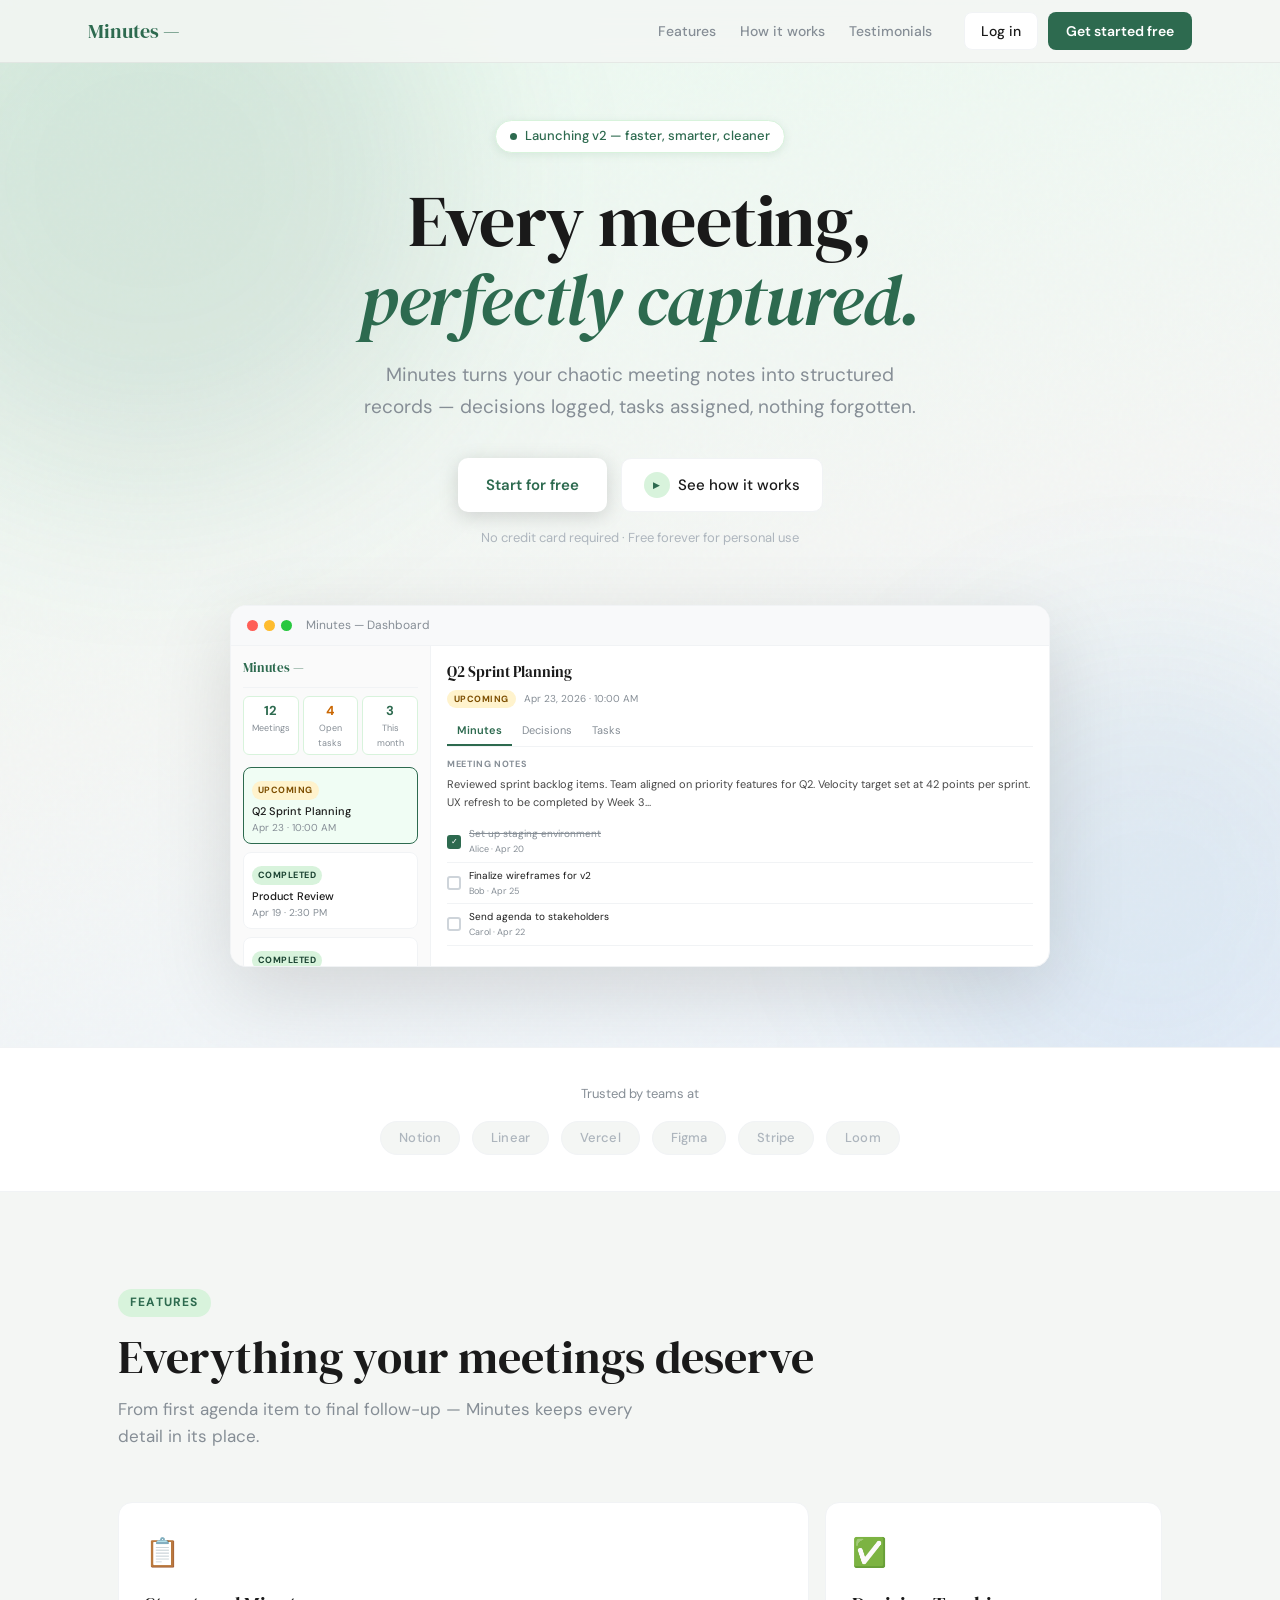
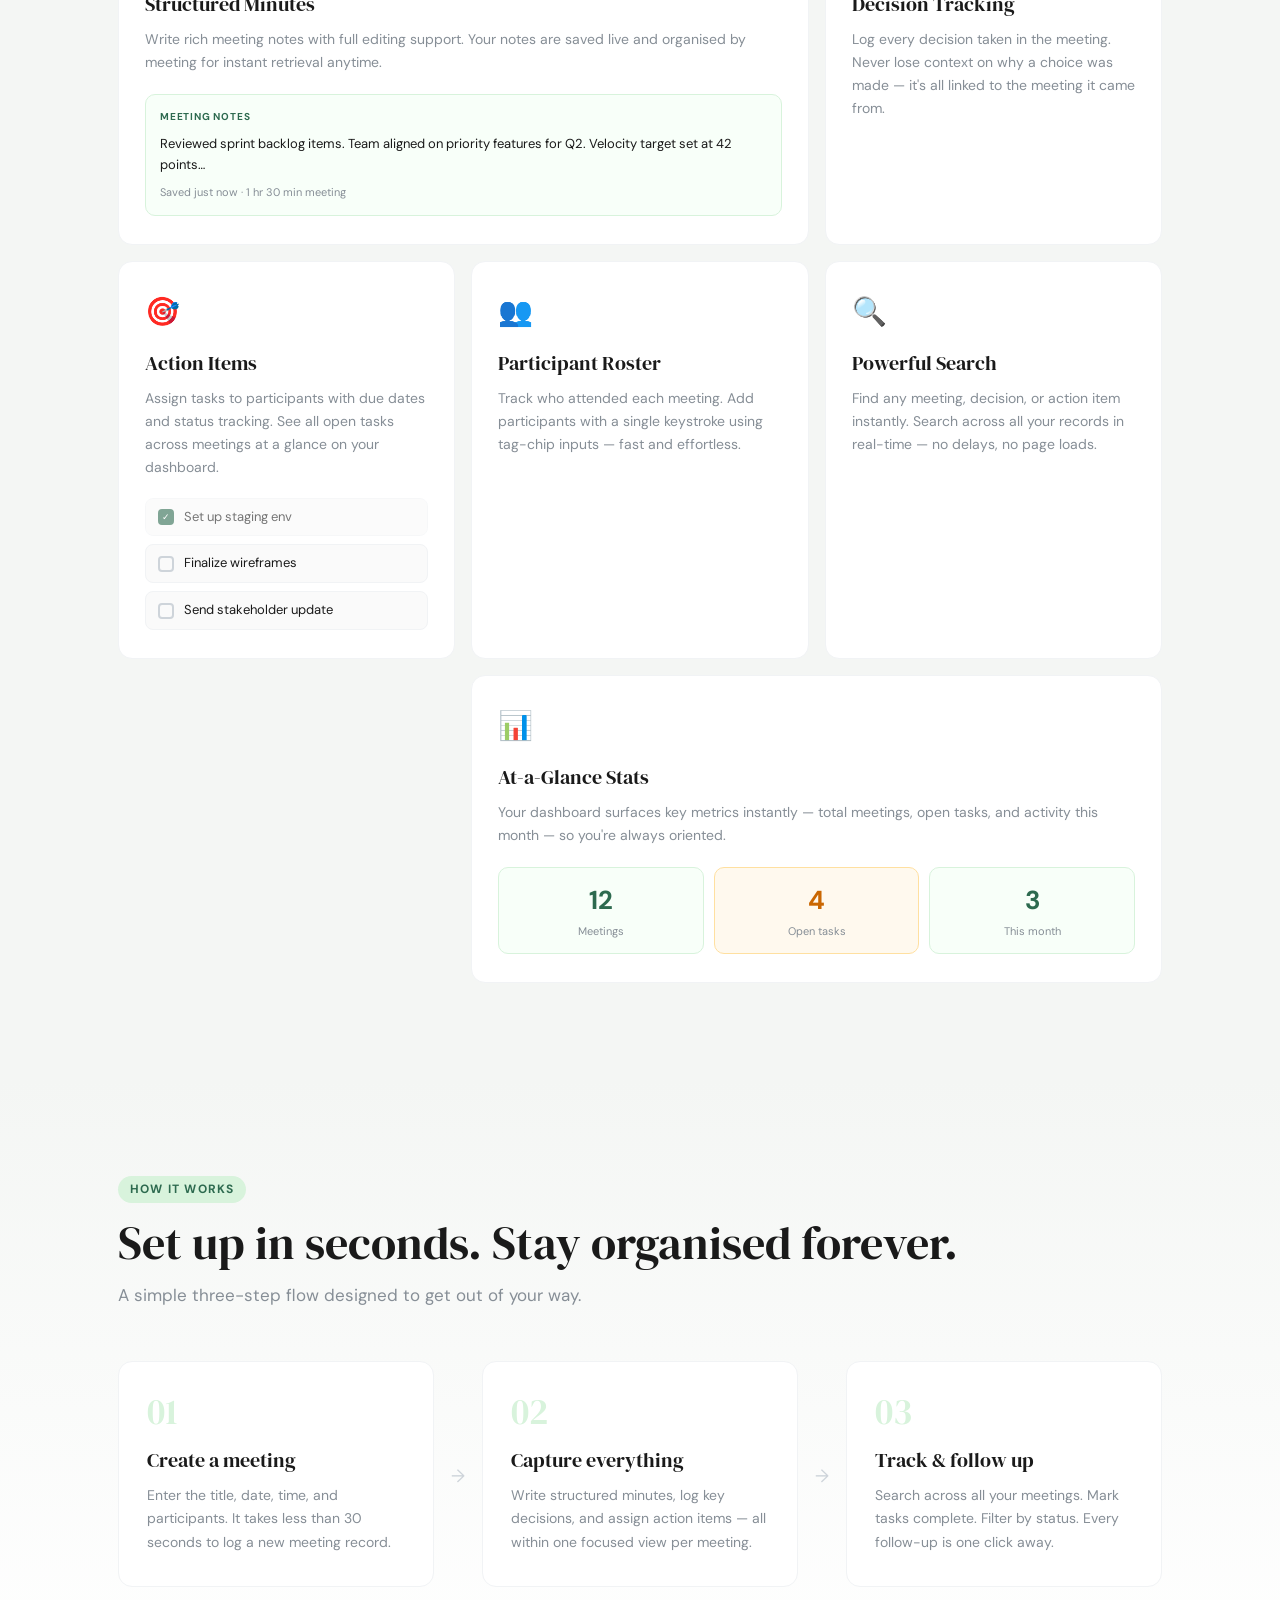
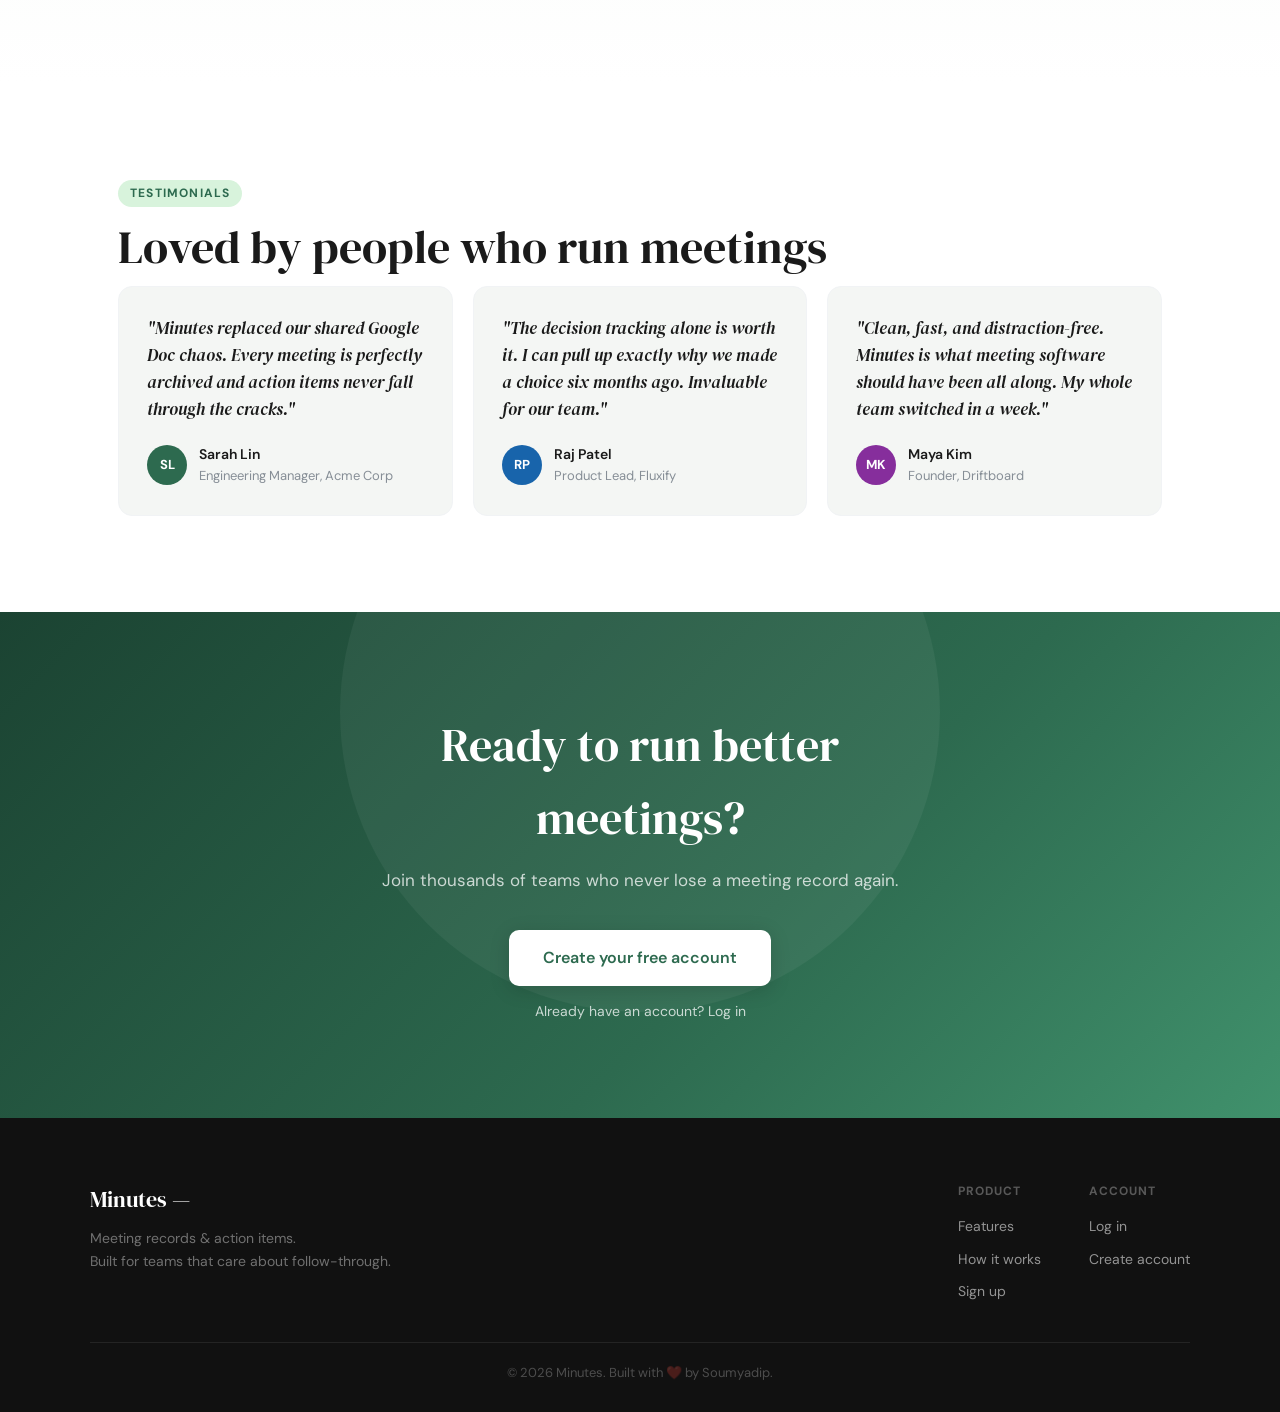
<file: frontend/index.html>
<!DOCTYPE html>
<html lang="en">
<head>
  <meta charset="UTF-8" />
  <meta name="viewport" content="width=device-width, initial-scale=1.0" />
  <title>Minutes — Meeting Records & Action Items Platform</title>
  <meta name="description" content="Minutes is your all-in-one meeting platform — capture notes, track decisions, assign action items, and stay on top of every meeting." />
  <link rel="preconnect" href="https://fonts.googleapis.com" />
  <link rel="preconnect" href="https://fonts.gstatic.com" crossorigin />
  <link href="https://fonts.googleapis.com/css2?family=DM+Serif+Display:ital@0;1&family=DM+Sans:ital,opsz,wght@0,9..40,300;0,9..40,400;0,9..40,500;0,9..40,600;1,9..40,300&display=swap" rel="stylesheet" />
  <link rel="stylesheet" href="./css/landing.css" />
</head>
<body>

  <!-- ═══════════════════════════════════════
       NAVIGATION
  ════════════════════════════════════════════ -->
  <nav id="navbar">
    <div class="nav-inner">
      <a href="./index.html" class="nav-logo">Minutes —</a>
      <div class="nav-links">
        <a href="#features" class="nav-link">Features</a>
        <a href="#how-it-works" class="nav-link">How it works</a>
        <a href="#testimonials" class="nav-link">Testimonials</a>
      </div>
      <div class="nav-actions">
        <a href="./app.html?mode=login" id="btn-nav-login" class="btn-login">Log in</a>
        <a href="./app.html?mode=signup" id="btn-nav-signup" class="btn-signup">Get started free</a>
      </div>
    </div>
  </nav>

  <!-- ═══════════════════════════════════════
       HERO
  ════════════════════════════════════════════ -->
  <section id="hero">
    <div class="hero-noise"></div>
    <div class="hero-glow hero-glow-1"></div>
    <div class="hero-glow hero-glow-2"></div>

    <div class="hero-content">
      <div class="hero-badge">
        <span class="badge-dot"></span>
        Launching v2 — faster, smarter, cleaner
      </div>
      <h1 class="hero-title">
        Every meeting,<br/>
        <em>perfectly captured.</em>
      </h1>
      <p class="hero-sub">
        Minutes turns your chaotic meeting notes into structured records — decisions logged, tasks assigned, nothing forgotten.
      </p>
      <div class="hero-cta">
        <a href="./app.html?mode=signup" id="btn-hero-signup" class="cta-primary">Start for free</a>
        <a href="#how-it-works" class="cta-secondary">
          <span class="play-icon">▶</span> See how it works
        </a>
      </div>
      <p class="hero-note">No credit card required · Free forever for personal use</p>
    </div>

    <!-- floating dashboard mockup -->
    <div class="hero-visual">
      <div class="mockup-card">
        <div class="mockup-header">
          <div class="mockup-dot red"></div>
          <div class="mockup-dot yellow"></div>
          <div class="mockup-dot green"></div>
          <span class="mockup-title-bar">Minutes — Dashboard</span>
        </div>
        <div class="mockup-body">
          <div class="mockup-sidebar">
            <div class="ms-logo">Minutes —</div>
            <div class="ms-stats">
              <div class="ms-stat"><span class="ms-val">12</span><span class="ms-lbl">Meetings</span></div>
              <div class="ms-stat"><span class="ms-val warn">4</span><span class="ms-lbl">Open tasks</span></div>
              <div class="ms-stat"><span class="ms-val">3</span><span class="ms-lbl">This month</span></div>
            </div>
            <div class="ms-meeting active">
              <div class="ms-badge upcoming">Upcoming</div>
              <div class="ms-mtitle">Q2 Sprint Planning</div>
              <div class="ms-mmeta">Apr 23 · 10:00 AM</div>
            </div>
            <div class="ms-meeting">
              <div class="ms-badge completed">Completed</div>
              <div class="ms-mtitle">Product Review</div>
              <div class="ms-mmeta">Apr 19 · 2:30 PM</div>
            </div>
            <div class="ms-meeting">
              <div class="ms-badge completed">Completed</div>
              <div class="ms-mtitle">Investor Sync</div>
              <div class="ms-mmeta">Apr 15 · 11:00 AM</div>
            </div>
          </div>
          <div class="mockup-detail">
            <div class="md-title">Q2 Sprint Planning</div>
            <div class="md-meta">
              <span class="md-badge">Upcoming</span>
              <span class="md-date">Apr 23, 2026 · 10:00 AM</span>
            </div>
            <div class="md-tabs">
              <span class="md-tab active">Minutes</span>
              <span class="md-tab">Decisions</span>
              <span class="md-tab">Tasks</span>
            </div>
            <div class="md-content">
              <div class="md-note-label">MEETING NOTES</div>
              <div class="md-note-text">Reviewed sprint backlog items. Team aligned on priority features for Q2. Velocity target set at 42 points per sprint. UX refresh to be completed by Week 3...</div>
              <div class="md-tasks">
                <div class="md-task">
                  <div class="md-check checked">✓</div>
                  <div class="md-task-info">
                    <div class="md-task-text done">Set up staging environment</div>
                    <div class="md-task-meta">Alice · Apr 20</div>
                  </div>
                </div>
                <div class="md-task">
                  <div class="md-check"></div>
                  <div class="md-task-info">
                    <div class="md-task-text">Finalize wireframes for v2</div>
                    <div class="md-task-meta">Bob · Apr 25</div>
                  </div>
                </div>
                <div class="md-task">
                  <div class="md-check"></div>
                  <div class="md-task-info">
                    <div class="md-task-text">Send agenda to stakeholders</div>
                    <div class="md-task-meta">Carol · Apr 22</div>
                  </div>
                </div>
              </div>
            </div>
          </div>
        </div>
      </div>
    </div>
  </section>

  <!-- ═══════════════════════════════════════
       TRUSTED BY
  ════════════════════════════════════════════ -->
  <section id="trusted">
    <p class="trusted-label">Trusted by teams at</p>
    <div class="logo-row">
      <span class="logo-pill">Notion</span>
      <span class="logo-pill">Linear</span>
      <span class="logo-pill">Vercel</span>
      <span class="logo-pill">Figma</span>
      <span class="logo-pill">Stripe</span>
      <span class="logo-pill">Loom</span>
    </div>
  </section>

  <!-- ═══════════════════════════════════════
       FEATURES
  ════════════════════════════════════════════ -->
  <section id="features">
    <div class="section-inner">
      <div class="section-tag">Features</div>
      <h2 class="section-title">Everything your meetings deserve</h2>
      <p class="section-sub">From first agenda item to final follow-up — Minutes keeps every detail in its place.</p>

      <div class="features-grid">

        <div class="feature-card card-large">
          <div class="fc-icon">📋</div>
          <h3>Structured Minutes</h3>
          <p>Write rich meeting notes with full editing support. Your notes are saved live and organised by meeting for instant retrieval anytime.</p>
          <div class="fc-visual">
            <div class="fv-note">
              <div class="fv-tag">Meeting Notes</div>
              <div class="fv-text">Reviewed sprint backlog items. Team aligned on priority features for Q2. Velocity target set at 42 points…</div>
              <div class="fv-meta">Saved just now · 1 hr 30 min meeting</div>
            </div>
          </div>
        </div>

        <div class="feature-card">
          <div class="fc-icon">✅</div>
          <h3>Decision Tracking</h3>
          <p>Log every decision taken in the meeting. Never lose context on why a choice was made — it's all linked to the meeting it came from.</p>
        </div>

        <div class="feature-card">
          <div class="fc-icon">🎯</div>
          <h3>Action Items</h3>
          <p>Assign tasks to participants with due dates and status tracking. See all open tasks across meetings at a glance on your dashboard.</p>
          <div class="fc-task-preview">
            <div class="ftp-item done">
              <div class="ftp-check checked">✓</div>
              <div>Set up staging env</div>
            </div>
            <div class="ftp-item">
              <div class="ftp-check"></div>
              <div>Finalize wireframes</div>
            </div>
            <div class="ftp-item">
              <div class="ftp-check"></div>
              <div>Send stakeholder update</div>
            </div>
          </div>
        </div>

        <div class="feature-card">
          <div class="fc-icon">👥</div>
          <h3>Participant Roster</h3>
          <p>Track who attended each meeting. Add participants with a single keystroke using tag-chip inputs — fast and effortless.</p>
        </div>

        <div class="feature-card">
          <div class="fc-icon">🔍</div>
          <h3>Powerful Search</h3>
          <p>Find any meeting, decision, or action item instantly. Search across all your records in real-time — no delays, no page loads.</p>
        </div>

        <div class="feature-card card-large right">
          <div class="fc-icon">📊</div>
          <h3>At-a-Glance Stats</h3>
          <p>Your dashboard surfaces key metrics instantly — total meetings, open tasks, and activity this month — so you're always oriented.</p>
          <div class="fc-stats-preview">
            <div class="fsp-cell">
              <div class="fsp-val">12</div>
              <div class="fsp-lbl">Meetings</div>
            </div>
            <div class="fsp-cell warn">
              <div class="fsp-val">4</div>
              <div class="fsp-lbl">Open tasks</div>
            </div>
            <div class="fsp-cell">
              <div class="fsp-val">3</div>
              <div class="fsp-lbl">This month</div>
            </div>
          </div>
        </div>

      </div>
    </div>
  </section>

  <!-- ═══════════════════════════════════════
       HOW IT WORKS
  ════════════════════════════════════════════ -->
  <section id="how-it-works">
    <div class="section-inner">
      <div class="section-tag">How it works</div>
      <h2 class="section-title">Set up in seconds. Stay organised forever.</h2>
      <p class="section-sub">A simple three-step flow designed to get out of your way.</p>

      <div class="steps-grid">
        <div class="step-card">
          <div class="step-num">01</div>
          <h3>Create a meeting</h3>
          <p>Enter the title, date, time, and participants. It takes less than 30 seconds to log a new meeting record.</p>
        </div>
        <div class="step-connector">
          <div class="connector-line"></div>
          <div class="connector-arrow">→</div>
        </div>
        <div class="step-card">
          <div class="step-num">02</div>
          <h3>Capture everything</h3>
          <p>Write structured minutes, log key decisions, and assign action items — all within one focused view per meeting.</p>
        </div>
        <div class="step-connector">
          <div class="connector-line"></div>
          <div class="connector-arrow">→</div>
        </div>
        <div class="step-card">
          <div class="step-num">03</div>
          <h3>Track & follow up</h3>
          <p>Search across all your meetings. Mark tasks complete. Filter by status. Every follow-up is one click away.</p>
        </div>
      </div>
    </div>
  </section>

  <!-- ═══════════════════════════════════════
       TESTIMONIALS
  ════════════════════════════════════════════ -->
  <section id="testimonials">
    <div class="section-inner">
      <div class="section-tag">Testimonials</div>
      <h2 class="section-title">Loved by people who run meetings</h2>

      <div class="testimonials-grid">
        <div class="testi-card">
          <div class="testi-quote">"Minutes replaced our shared Google Doc chaos. Every meeting is perfectly archived and action items never fall through the cracks."</div>
          <div class="testi-author">
            <div class="testi-avatar" style="background:#2D6A4F;">SL</div>
            <div>
              <div class="testi-name">Sarah Lin</div>
              <div class="testi-role">Engineering Manager, Acme Corp</div>
            </div>
          </div>
        </div>
        <div class="testi-card">
          <div class="testi-quote">"The decision tracking alone is worth it. I can pull up exactly why we made a choice six months ago. Invaluable for our team."</div>
          <div class="testi-author">
            <div class="testi-avatar" style="background:#1864AB;">RP</div>
            <div>
              <div class="testi-name">Raj Patel</div>
              <div class="testi-role">Product Lead, Fluxify</div>
            </div>
          </div>
        </div>
        <div class="testi-card">
          <div class="testi-quote">"Clean, fast, and distraction-free. Minutes is what meeting software should have been all along. My whole team switched in a week."</div>
          <div class="testi-author">
            <div class="testi-avatar" style="background:#862E9C;">MK</div>
            <div>
              <div class="testi-name">Maya Kim</div>
              <div class="testi-role">Founder, Driftboard</div>
            </div>
          </div>
        </div>
      </div>
    </div>
  </section>

  <!-- ═══════════════════════════════════════
       CTA BANNER
  ════════════════════════════════════════════ -->
  <section id="cta-banner">
    <div class="cta-glow"></div>
    <div class="cta-inner">
      <h2>Ready to run better meetings?</h2>
      <p>Join thousands of teams who never lose a meeting record again.</p>
      <div class="cta-actions">
        <a href="./app.html?mode=signup" id="btn-cta-signup" class="cta-primary large">Create your free account</a>
        <a href="./app.html?mode=login" id="btn-cta-login" class="cta-ghost">Already have an account? Log in</a>
      </div>
    </div>
  </section>

  <!-- ═══════════════════════════════════════
       FOOTER
  ════════════════════════════════════════════ -->
  <footer id="footer">
    <div class="footer-inner">
      <div class="footer-brand">
        <div class="footer-logo">Minutes —</div>
        <p class="footer-tagline">Meeting records & action items.<br/>Built for teams that care about follow-through.</p>
      </div>
      <div class="footer-links">
        <div class="fl-col">
          <div class="fl-heading">Product</div>
          <a href="#features">Features</a>
          <a href="#how-it-works">How it works</a>
          <a href="./app.html?mode=signup">Sign up</a>
        </div>
        <div class="fl-col">
          <div class="fl-heading">Account</div>
          <a href="./app.html?mode=login">Log in</a>
          <a href="./app.html?mode=signup">Create account</a>
        </div>
      </div>
    </div>
    <div class="footer-bottom">
      <p>© 2026 Minutes. Built with ❤️ by Soumyadip.</p>
    </div>
  </footer>

  <script src="./js/landing.js"></script>
</body>
</html>
</file>
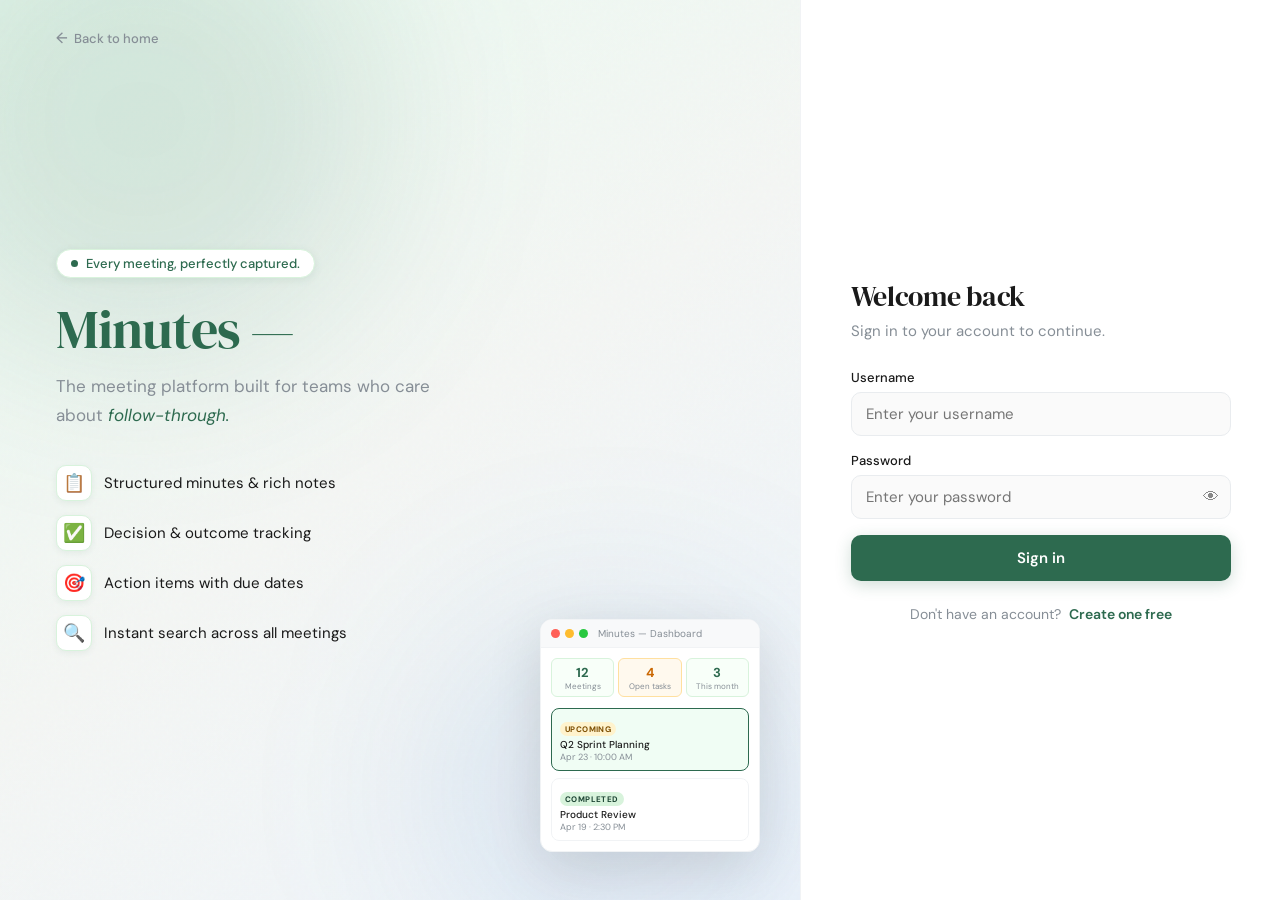
<file: frontend/app.html>
<!DOCTYPE html>
<html lang="en">
<head>
  <meta charset="UTF-8" />
  <meta name="viewport" content="width=device-width, initial-scale=1.0" />
  <title>Minutes — Sign in &amp; Get started</title>
  <meta name="description" content="Sign in or create your Minutes account to capture meeting records, decisions, and action items." />
  <link rel="preconnect" href="https://fonts.googleapis.com" />
  <link rel="preconnect" href="https://fonts.gstatic.com" crossorigin />
  <link href="https://fonts.googleapis.com/css2?family=DM+Serif+Display:ital@0;1&family=DM+Sans:ital,opsz,wght@0,9..40,300;0,9..40,400;0,9..40,500;0,9..40,600;1,9..40,300&display=swap" rel="stylesheet" />
  <link rel="stylesheet" href="./css/style.css" />
</head>
<body>

  <!-- ═══════════════════════════════════════
       AUTH VIEW
  ════════════════════════════════════════════ -->
  <div id="auth-view">

    <!-- Left brand panel -->
    <div class="auth-brand-panel">
      <!-- Background layers -->
      <div class="auth-noise"></div>
      <div class="auth-glow auth-glow-1"></div>
      <div class="auth-glow auth-glow-2"></div>

      <!-- Back link -->
      <a href="./index.html" id="auth-back-link" class="auth-back">
        <span class="auth-back-arrow">←</span> Back to home
      </a>

      <!-- Brand content -->
      <div class="auth-brand-content">
        <div class="auth-brand-badge">
          <span class="auth-badge-dot"></span>
          Every meeting, perfectly captured.
        </div>
        <h2 class="auth-brand-title">Minutes —</h2>
        <p class="auth-brand-tagline">
          The meeting platform built for teams who care about<em> follow-through.</em>
        </p>
        <ul class="auth-feature-list">
          <li>
            <span class="auth-feature-icon">📋</span>
            <span>Structured minutes &amp; rich notes</span>
          </li>
          <li>
            <span class="auth-feature-icon">✅</span>
            <span>Decision &amp; outcome tracking</span>
          </li>
          <li>
            <span class="auth-feature-icon">🎯</span>
            <span>Action items with due dates</span>
          </li>
          <li>
            <span class="auth-feature-icon">🔍</span>
            <span>Instant search across all meetings</span>
          </li>
        </ul>
      </div>

      <!-- Floating mini-mockup -->
      <div class="auth-mini-mockup">
        <div class="amm-row">
          <div class="amm-dot red"></div>
          <div class="amm-dot yellow"></div>
          <div class="amm-dot green"></div>
          <span class="amm-bar">Minutes — Dashboard</span>
        </div>
        <div class="amm-body">
          <div class="amm-stat-row">
            <div class="amm-stat"><span class="amm-val">12</span><span class="amm-lbl">Meetings</span></div>
            <div class="amm-stat warn"><span class="amm-val">4</span><span class="amm-lbl">Open tasks</span></div>
            <div class="amm-stat"><span class="amm-val">3</span><span class="amm-lbl">This month</span></div>
          </div>
          <div class="amm-item active">
            <span class="amm-badge upcoming">Upcoming</span>
            <div class="amm-title">Q2 Sprint Planning</div>
            <div class="amm-meta">Apr 23 · 10:00 AM</div>
          </div>
          <div class="amm-item">
            <span class="amm-badge completed">Completed</span>
            <div class="amm-title">Product Review</div>
            <div class="amm-meta">Apr 19 · 2:30 PM</div>
          </div>
        </div>
      </div>
    </div>

    <!-- Right form panel -->
    <div class="auth-form-panel">
      <div class="auth-card">
        <!-- Logo (shown on mobile when brand panel is hidden) -->
        <a href="./index.html" class="auth-card-logo">Minutes —</a>

        <div class="auth-card-header">
          <h1 id="auth-card-title">Welcome back</h1>
          <p class="auth-card-sub" id="auth-card-sub">Sign in to your account to continue.</p>
        </div>

        <form id="auth-form" autocomplete="on">
          <div class="auth-field">
            <label for="auth-username">Username</label>
            <input type="text" id="auth-username" placeholder="Enter your username" required autocomplete="username" />
          </div>
          <div class="auth-field">
            <label for="auth-password">Password</label>
            <div class="auth-password-wrap">
              <input type="password" id="auth-password" placeholder="Enter your password" required autocomplete="current-password" />
              <button type="button" id="auth-pw-toggle" class="auth-pw-eye" aria-label="Toggle password visibility">👁</button>
            </div>
          </div>
          <p class="auth-error" id="auth-error"></p>
          <button type="submit" id="auth-submit-btn" class="auth-submit-btn">Sign in</button>
        </form>

        <p class="auth-switch">
          <span id="auth-toggle-msg">Don't have an account?</span>
          <a href="#" id="auth-toggle-link">Create one free</a>
        </p>
      </div>
    </div>

  </div>

  <!-- ═══════════════════════════════════════
       MAIN APP (hidden until logged in)
  ════════════════════════════════════════════ -->
  <div id="app-shell" style="display:none;">

    <!-- ── SIDEBAR ───────────────────────────── -->
    <aside id="sidebar">

      <div class="sidebar-logo">
        <h1><span>Minutes</span> —</h1>
        <p>Meeting records &amp; action items</p>
      </div>

      <!-- Stats -->
      <div class="stats-grid">
        <div class="stat-cell">
          <div class="stat-val" id="stat-meetings">0</div>
          <div class="stat-lbl">Meetings</div>
        </div>
        <div class="stat-cell">
          <div class="stat-val" id="stat-open-tasks">0</div>
          <div class="stat-lbl">Open tasks</div>
        </div>
        <div class="stat-cell">
          <div class="stat-val" id="stat-this-month">0</div>
          <div class="stat-lbl">This month</div>
        </div>
      </div>

      <!-- Search -->
      <div class="search-wrap">
        <svg width="16" height="16" viewBox="0 0 24 24" fill="none" stroke="currentColor" stroke-width="2">
          <circle cx="11" cy="11" r="8"/><path d="m21 21-4.35-4.35"/>
        </svg>
        <input type="text" id="search-input" placeholder="Search meetings, decisions, action items…" />
      </div>

      <!-- Filter -->
      <div class="filter-row">
        <button class="filter-btn active" data-filter="all">All</button>
        <button class="filter-btn" data-filter="completed">Completed</button>
        <button class="filter-btn" data-filter="upcoming">Upcoming</button>
      </div>

      <!-- Meeting list -->
      <div id="meetings-list-wrap">
        <p class="no-meetings-msg" id="no-meetings-msg" style="display:none;">No meetings found.</p>
        <!-- Meeting cards injected by JS -->
      </div>

      <!-- Logout + New meeting -->
      <div class="new-meeting-btn-wrap">
        <button id="btn-logout" style="width:100%; padding:7px; margin-bottom:8px; background:none; border:1px solid #E9ECEF; border-radius:8px; color:#868E96; font-size:12px; font-family:'DM Sans',sans-serif; cursor:pointer;">Logout</button>
        <button id="btn-new-meeting">+ New Meeting</button>
      </div>

    </aside>

    <!-- ── MAIN CONTENT ───────────────────────── -->
    <main id="main-content">

      <!-- Empty state -->
      <div class="empty-detail fade-in" id="empty-detail">
        <div class="empty-icon">📋</div>
        <p>Select a meeting to view details</p>
        <span>or create a new one to get started</span>
      </div>

      <!-- New meeting form -->
      <div id="new-meeting-panel">
        <h2>New Meeting</h2>
        <p class="sub">Fill in the details to create a new meeting record.</p>
        <div class="nm-field">
          <input type="text" id="nm-title" class="nm-title" placeholder="Meeting title *" />
        </div>
        <div class="nm-row">
          <div class="nm-field">
            <input type="date" id="nm-date" />
          </div>
          <div class="nm-field">
            <input type="time" id="nm-time" />
          </div>
        </div>
        <div class="nm-field">
          <input type="text" id="nm-facilitator" placeholder="Facilitator name (optional)" />
        </div>
        <div class="nm-field">
          <label style="display:block; font-size:12px; color:#868E96; margin-bottom:5px; font-weight:500;">Participants</label>
          <div id="nm-participants-chips" style="display:flex; flex-wrap:wrap; gap:6px; margin-bottom:7px;"></div>
          <div style="display:flex; gap:8px;">
            <input type="text" id="nm-participant-input" placeholder="Add participant name, press Enter" style="flex:1; padding:9px 12px; border:1.5px solid #E9ECEF; border-radius:8px; font-size:13px; font-family:'DM Sans',sans-serif; color:#1a1a1a; background:#FAFAFA; outline:none;" />
            <button type="button" id="btn-add-participant" style="padding:9px 14px; background:#2D6A4F; color:#fff; border:none; border-radius:8px; cursor:pointer; font-size:13px; font-family:'DM Sans',sans-serif; font-weight:500; white-space:nowrap;">Add</button>
          </div>
        </div>
        <div class="nm-field">
          <label style="display:block; font-size:12px; color:#868E96; margin-bottom:5px; font-weight:500;">Duration (Meeting Minutes)</label>
          <select id="nm-minutes" style="width:100%; padding:9px 12px; border:1.5px solid #E9ECEF; border-radius:8px; font-size:13px; font-family:'DM Sans',sans-serif; color:#1a1a1a; background:#FAFAFA; outline:none; cursor:pointer; appearance:none; background-image:url(\"data:image/svg+xml,%3Csvg xmlns='http://www.w3.org/2000/svg' width='12' height='12' viewBox='0 0 24 24' fill='none' stroke='%23868E96' stroke-width='2'%3E%3Cpath d='m6 9 6 6 6-6'/%3E%3C/svg%3E\"); background-repeat:no-repeat; background-position:right 12px center;">
            <option value="">Select duration (optional)</option>
            <option value="15 min">15 minutes</option>
            <option value="30 min">30 minutes</option>
            <option value="45 min">45 minutes</option>
            <option value="1 hr">1 hour</option>
            <option value="1 hr 15 min">1 hour 15 minutes</option>
            <option value="1 hr 30 min">1 hour 30 minutes</option>
            <option value="1 hr 45 min">1 hour 45 minutes</option>
            <option value="2 hrs">2 hours</option>
            <option value="2 hrs 30 min">2 hours 30 minutes</option>
            <option value="3 hrs">3 hours</option>
            <option value="custom">Custom…</option>
          </select>
          <input type="text" id="nm-minutes-custom" placeholder="e.g. 90 mins, 2.5 hours" style="display:none; width:100%; margin-top:8px; padding:9px 12px; border:1.5px solid #2D6A4F; border-radius:8px; font-size:13px; font-family:'DM Sans',sans-serif; color:#1a1a1a; background:#F8FFF9; outline:none;" />
        </div>
        <div class="nm-field">
          <label style="display:block; font-size:12px; color:#868E96; margin-bottom:5px; font-weight:500;">Meeting Notes</label>
          
          <textarea id="nm-notes" rows="3" placeholder="Additional notes, context, follow-ups…"></textarea>
        </div>
        <div class="nm-field">
          <input type="text" id="nm-decisions" placeholder="Decisions, comma-separated (optional)" />
        </div>
        <div class="nm-actions">
          <button class="btn-primary" id="btn-create-meeting">Create Meeting</button>
          <button class="btn-cancel-nm" id="btn-cancel-new-meeting">Cancel</button>
        </div>
      </div>

      <!-- Detail panel -->
      <div id="detail-panel" class="fade-in" style="display:none;">

        <div class="detail-header">
          <div class="detail-header-top">
            <h2 id="detail-title">Meeting Title</h2>
            <div style="display:flex; align-items:center; gap:8px;">
              <button id="btn-delete-meeting" title="Delete meeting permanently" style="background:none; border:1px solid #FFB3B3; border-radius:6px; color:#C92A2A; font-size:12px; font-family:'DM Sans',sans-serif; padding:4px 10px; cursor:pointer; transition:all 0.15s;">Delete</button>
              <button id="btn-close-detail">×</button>
            </div>
          </div>
          <div class="detail-meta">
            <span id="detail-badge"></span>
            <span id="detail-datetime"></span>
          </div>
          <div class="detail-tabs">
            <button class="tab-btn active" data-tab="minutes">Minutes</button>
            <button class="tab-btn" data-tab="notes">Notes</button>
            <button class="tab-btn" data-tab="decisions">Decisions</button>
            <button class="tab-btn" data-tab="tasks">Tasks</button>
            <button class="tab-btn" data-tab="participants">Participants</button>
          </div>
        </div>

        <div class="detail-body">

          <!-- Minutes Tab -->
          <div class="tab-pane active" id="tab-minutes">
            <div class="minutes-header">
              <p class="section-label">Meeting Duration</p>
              <div id="minutes-actions">
                <button class="btn-outline-sm" id="btn-edit-minutes">Edit</button>
              </div>
              <div id="minutes-save-actions" style="display:none; gap:6px; display:none;">
                <button class="btn-green-sm" id="btn-save-minutes">Save</button>
                <button class="btn-ghost-sm" id="btn-cancel-minutes">Cancel</button>
              </div>
            </div>
            <p class="minutes-text" id="minutes-display">No minutes recorded yet. Click Edit to add notes.</p>
            <textarea class="detail-textarea" id="minutes-editor" placeholder="Type meeting notes here…"></textarea>
          </div>

          <!-- Notes Tab -->
          <div class="tab-pane" id="tab-notes">
            <div class="minutes-header">
              <p class="section-label">Meeting Notes</p>
              <div id="notes-actions">
                <button class="btn-outline-sm" id="btn-edit-notes">Edit</button>
              </div>
              <div id="notes-save-actions" style="display:none; gap:6px;">
                <button class="btn-green-sm" id="btn-save-notes">Save</button>
                <button class="btn-ghost-sm" id="btn-cancel-notes">Cancel</button>
              </div>
            </div>
            <p class="notes-preview" id="notes-display">No notes added yet. Click Edit to add context or follow-ups.</p>
            <textarea class="notes-edit-area" id="notes-editor" placeholder="Add context, follow-ups, decisions background…"></textarea>
          </div>

          <!-- Decisions Tab -->
          <div class="tab-pane" id="tab-decisions">
            <p class="section-label">Decisions Taken</p>
            <div id="decisions-list"></div>
            <div class="add-row">
              <input class="detail-input" type="text" id="new-decision-input" placeholder="Record a decision…" />
              <button class="btn-add" id="btn-add-decision">Add</button>
            </div>
          </div>

          <!-- Tasks Tab -->
          <div class="tab-pane" id="tab-tasks">
            <div class="tasks-header">
              <p class="section-label">Action Items</p>
              <button class="btn-outline-sm" id="btn-toggle-task-form">+ New Task</button>
            </div>
            <div class="task-form-box" id="task-form-box">
              <input class="detail-input" type="text" id="new-task-text" placeholder="Task description" />
              <div class="task-form-row">
                <input class="detail-input" type="text" id="new-task-assignee" placeholder="Assignee name" style="flex:1;" />
                <input class="detail-input" type="date" id="new-task-due" style="flex:1;" />
              </div>
              <div style="display:flex; gap:8px;">
                <button class="btn-add" id="btn-add-task">Add Task</button>
                <button class="btn-ghost-sm" id="btn-cancel-task-form">Cancel</button>
              </div>
            </div>
            <div id="tasks-list"></div>
          </div>

          <!-- Participants Tab -->
          <div class="tab-pane" id="tab-participants">
            <p class="section-label">Participants</p>
            <div id="participants-list"></div>
          </div>

        </div><!-- /.detail-body -->
      </div><!-- /#detail-panel -->

    </main>

  </div><!-- /#app-shell -->

  <script src="./js/api.js"></script>
  <script src="./js/app.js"></script>
</body>
</html>
</file>
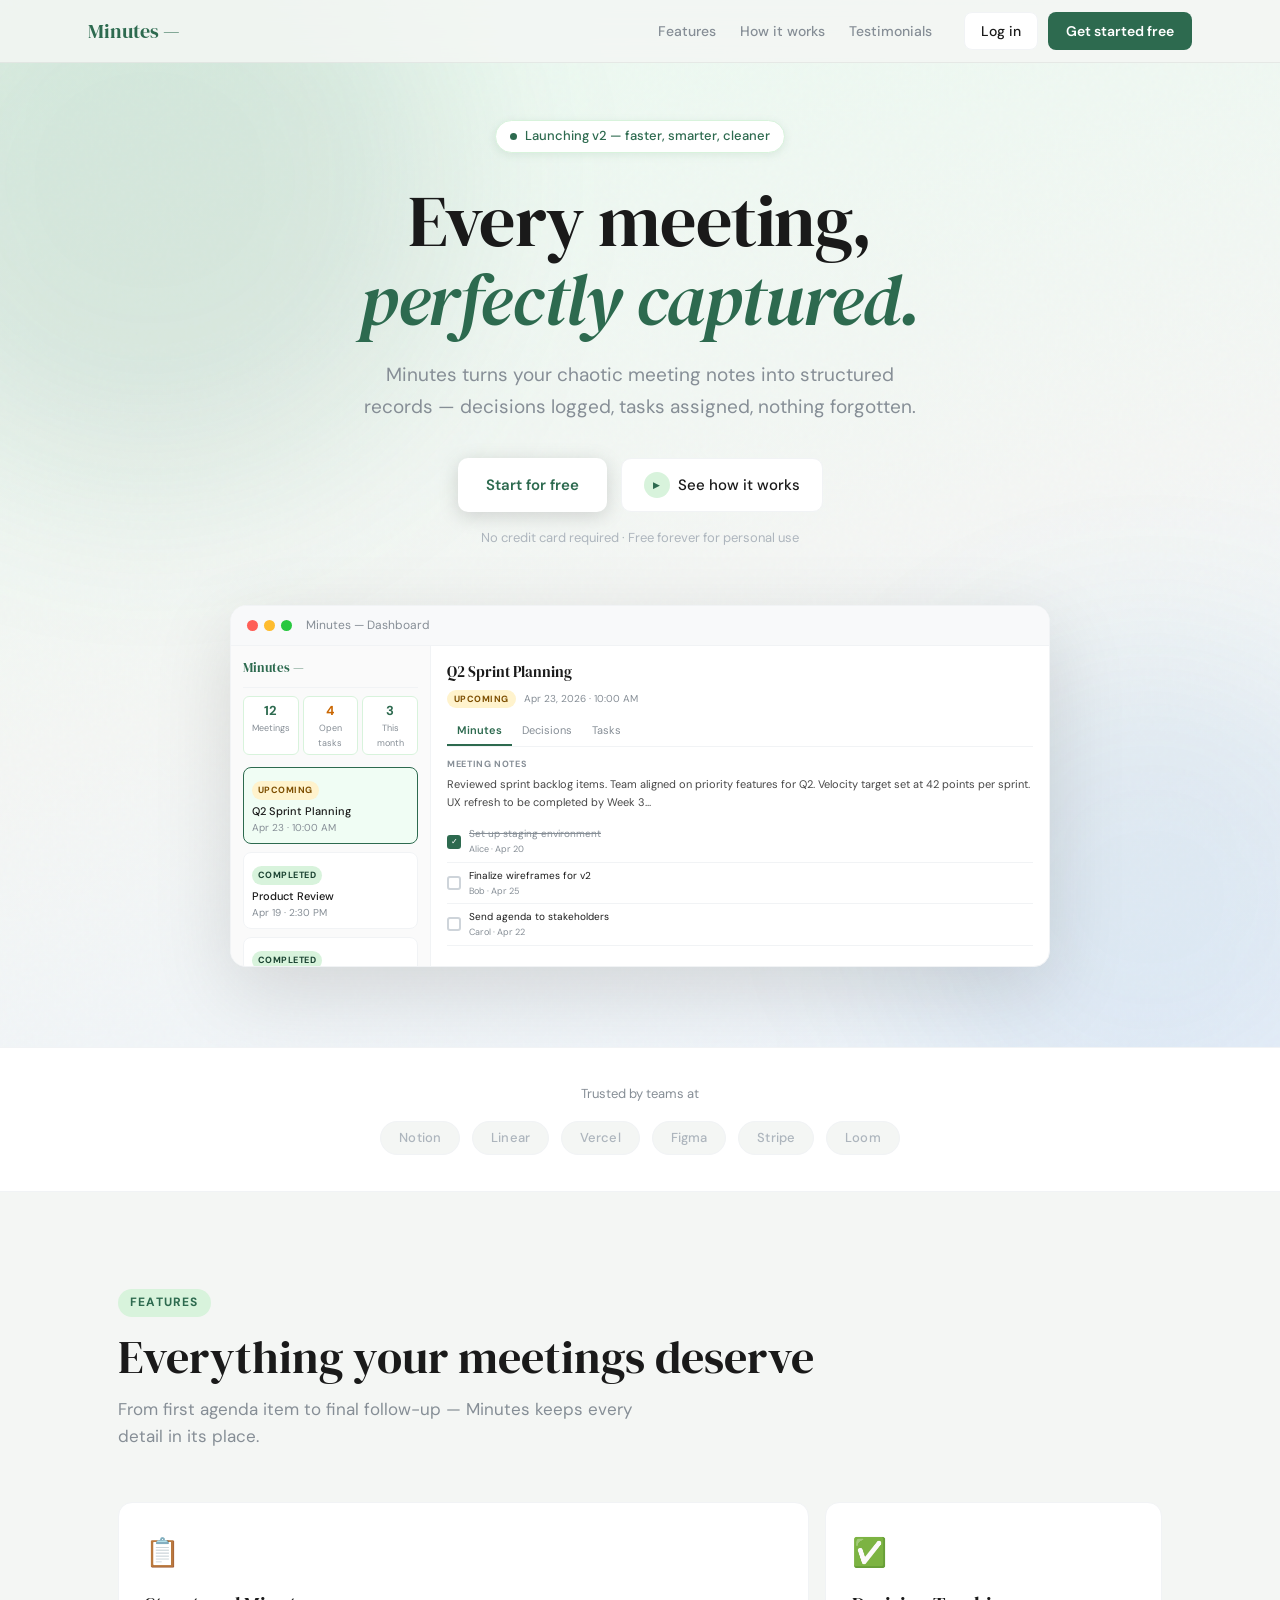
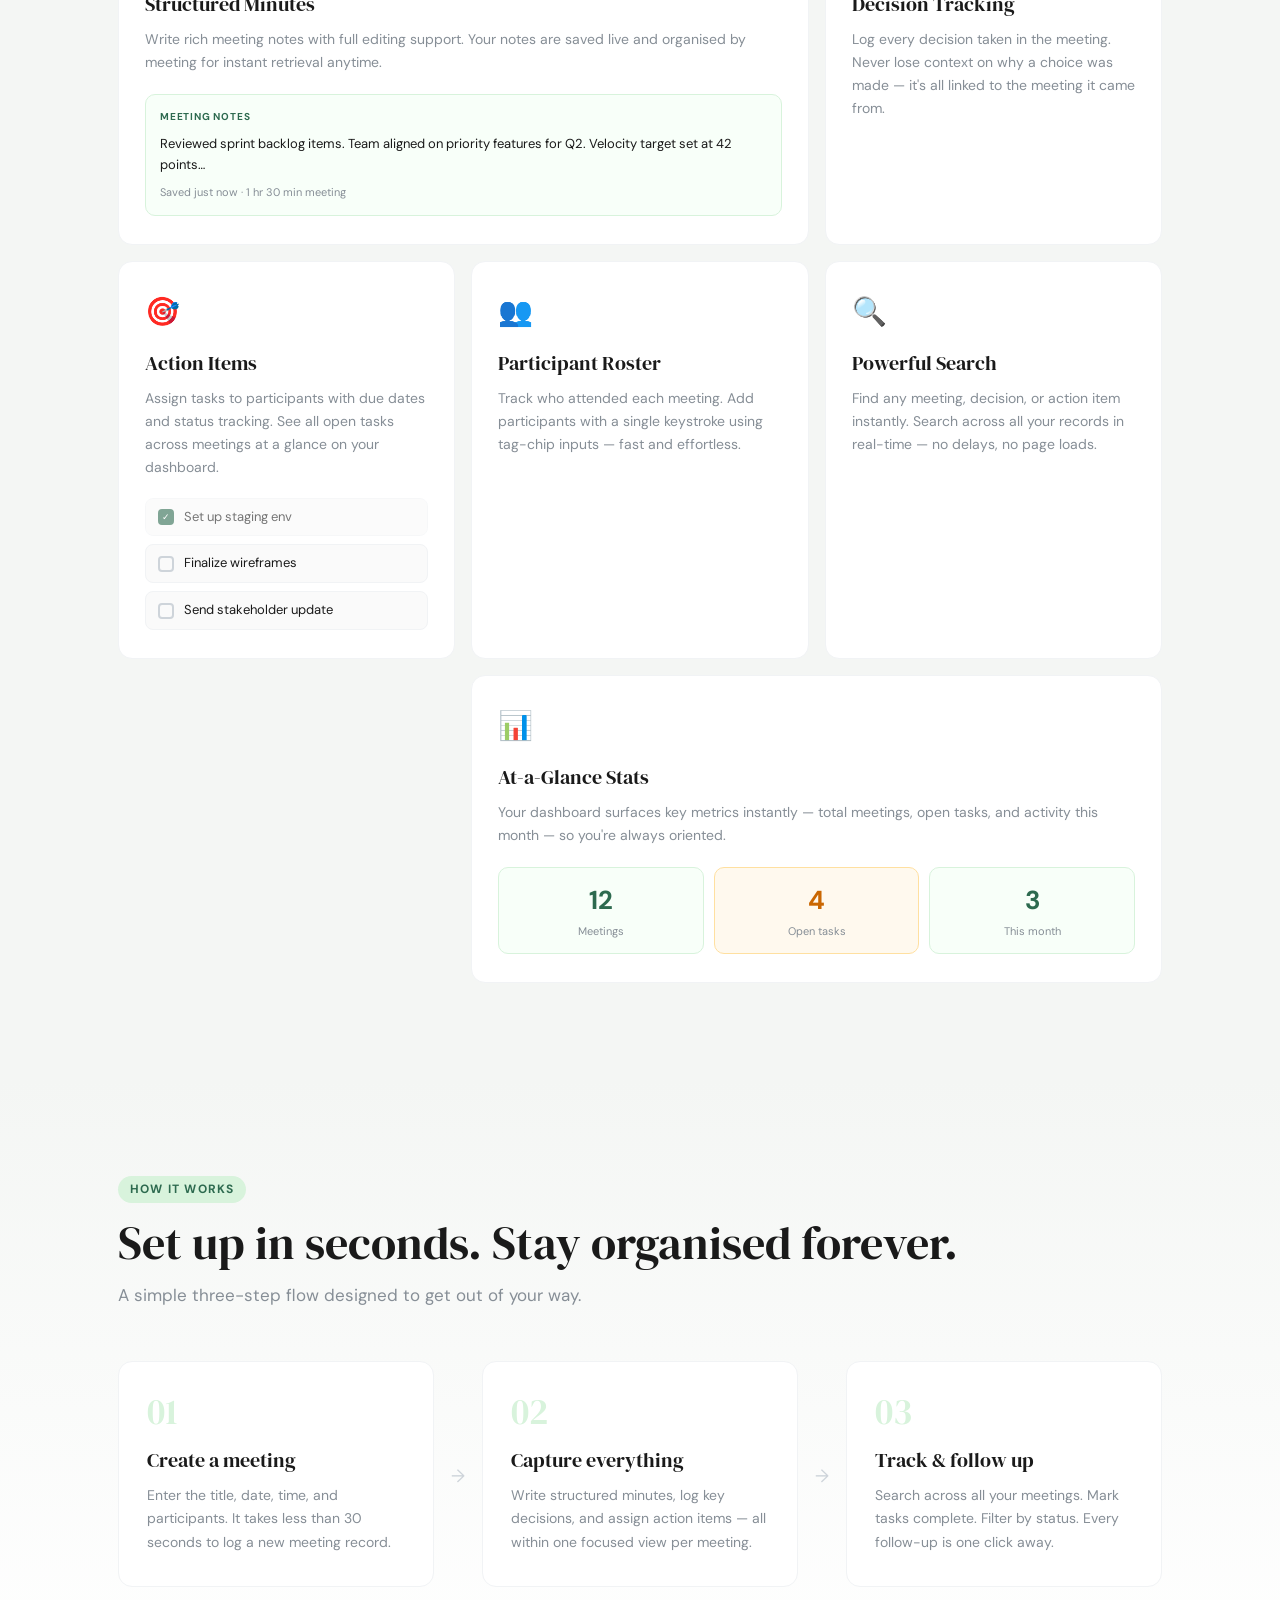
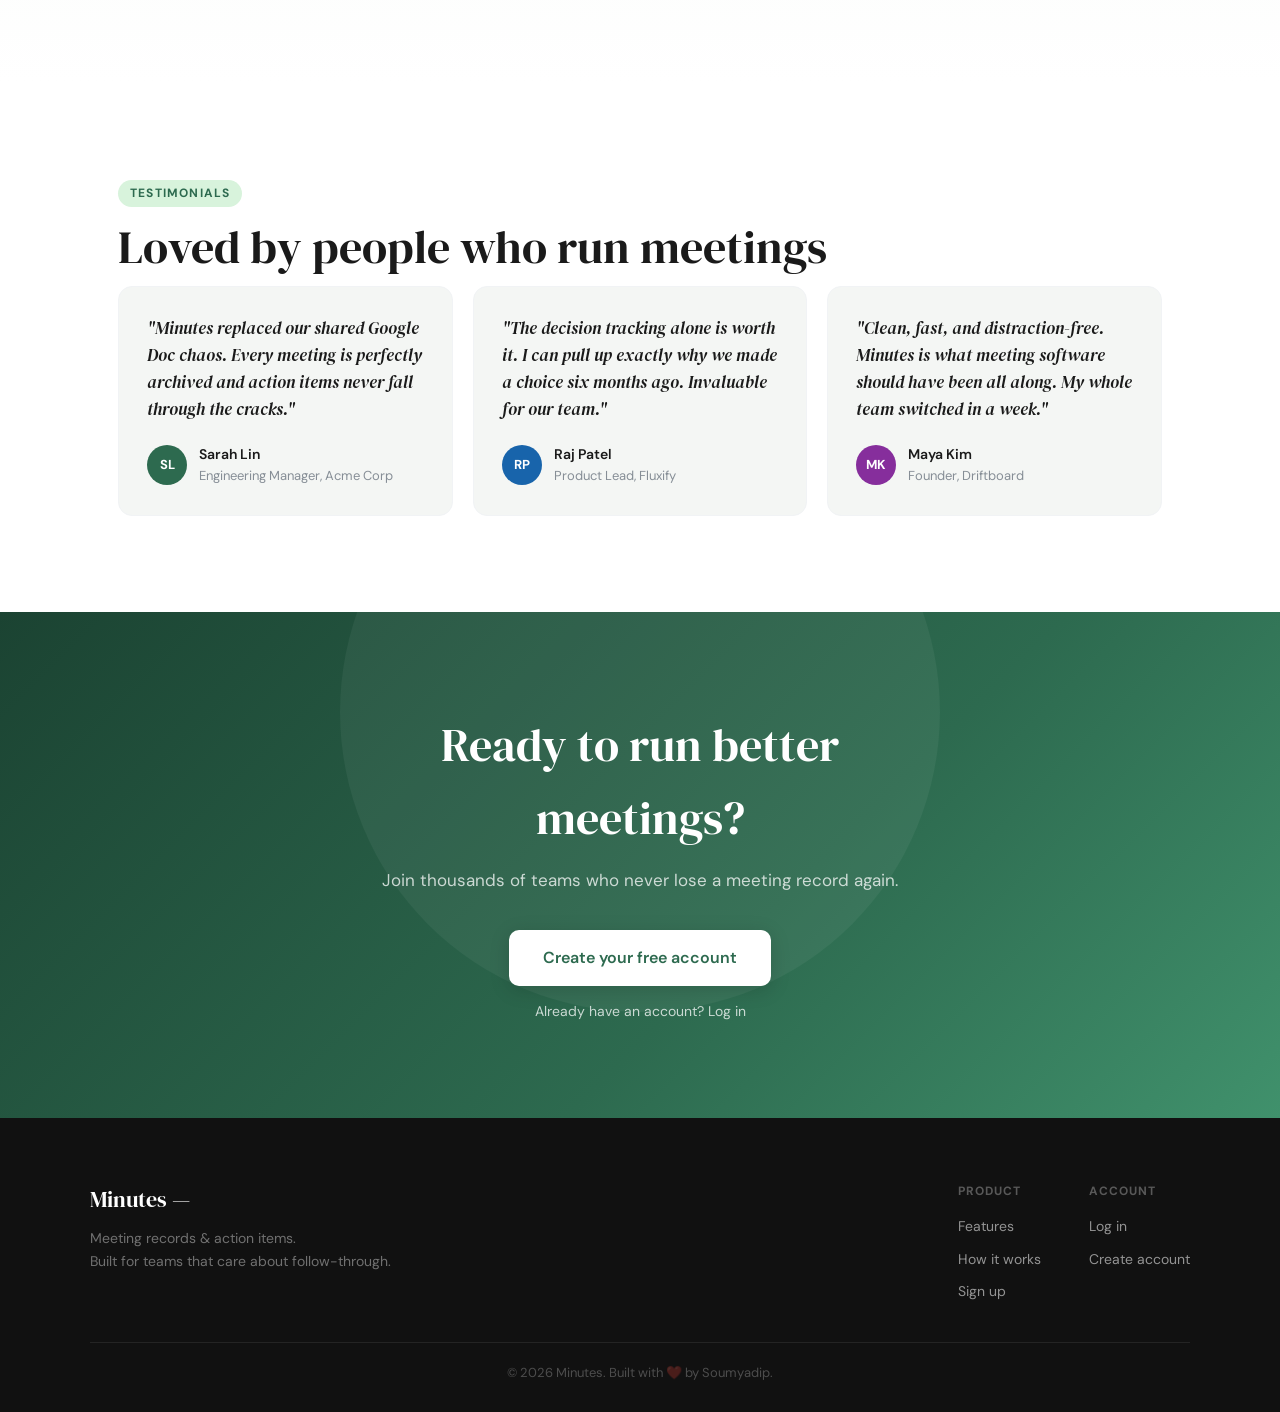
<file: frontend/landing.html>
<!DOCTYPE html>
<html lang="en">
<head>
  <meta charset="UTF-8" />
  <meta name="viewport" content="width=device-width, initial-scale=1.0" />
  <title>Minutes — Meeting Records & Action Items Platform</title>
  <meta name="description" content="Minutes is your all-in-one meeting platform — capture notes, track decisions, assign action items, and stay on top of every meeting." />
  <link rel="preconnect" href="https://fonts.googleapis.com" />
  <link rel="preconnect" href="https://fonts.gstatic.com" crossorigin />
  <link href="https://fonts.googleapis.com/css2?family=DM+Serif+Display:ital@0;1&family=DM+Sans:ital,opsz,wght@0,9..40,300;0,9..40,400;0,9..40,500;0,9..40,600;1,9..40,300&display=swap" rel="stylesheet" />
  <link rel="stylesheet" href="./css/landing.css" />
</head>
<body>

  <!-- ═══════════════════════════════════════
       NAVIGATION
  ════════════════════════════════════════════ -->
  <nav id="navbar">
    <div class="nav-inner">
      <a href="./landing.html" class="nav-logo">Minutes —</a>
      <div class="nav-links">
        <a href="#features" class="nav-link">Features</a>
        <a href="#how-it-works" class="nav-link">How it works</a>
        <a href="#testimonials" class="nav-link">Testimonials</a>
      </div>
      <div class="nav-actions">
        <a href="./index.html?mode=login" id="btn-nav-login" class="btn-login">Log in</a>
        <a href="./index.html?mode=signup" id="btn-nav-signup" class="btn-signup">Get started free</a>
      </div>
    </div>
  </nav>

  <!-- ═══════════════════════════════════════
       HERO
  ════════════════════════════════════════════ -->
  <section id="hero">
    <div class="hero-noise"></div>
    <div class="hero-glow hero-glow-1"></div>
    <div class="hero-glow hero-glow-2"></div>

    <div class="hero-content">
      <div class="hero-badge">
        <span class="badge-dot"></span>
        Launching v2 — faster, smarter, cleaner
      </div>
      <h1 class="hero-title">
        Every meeting,<br/>
        <em>perfectly captured.</em>
      </h1>
      <p class="hero-sub">
        Minutes turns your chaotic meeting notes into structured records — decisions logged, tasks assigned, nothing forgotten.
      </p>
      <div class="hero-cta">
        <a href="./index.html?mode=signup" id="btn-hero-signup" class="cta-primary">Start for free</a>
        <a href="#how-it-works" class="cta-secondary">
          <span class="play-icon">▶</span> See how it works
        </a>
      </div>
      <p class="hero-note">No credit card required · Free forever for personal use</p>
    </div>

    <!-- floating dashboard mockup -->
    <div class="hero-visual">
      <div class="mockup-card">
        <div class="mockup-header">
          <div class="mockup-dot red"></div>
          <div class="mockup-dot yellow"></div>
          <div class="mockup-dot green"></div>
          <span class="mockup-title-bar">Minutes — Dashboard</span>
        </div>
        <div class="mockup-body">
          <div class="mockup-sidebar">
            <div class="ms-logo">Minutes —</div>
            <div class="ms-stats">
              <div class="ms-stat"><span class="ms-val">12</span><span class="ms-lbl">Meetings</span></div>
              <div class="ms-stat"><span class="ms-val warn">4</span><span class="ms-lbl">Open tasks</span></div>
              <div class="ms-stat"><span class="ms-val">3</span><span class="ms-lbl">This month</span></div>
            </div>
            <div class="ms-meeting active">
              <div class="ms-badge upcoming">Upcoming</div>
              <div class="ms-mtitle">Q2 Sprint Planning</div>
              <div class="ms-mmeta">Apr 23 · 10:00 AM</div>
            </div>
            <div class="ms-meeting">
              <div class="ms-badge completed">Completed</div>
              <div class="ms-mtitle">Product Review</div>
              <div class="ms-mmeta">Apr 19 · 2:30 PM</div>
            </div>
            <div class="ms-meeting">
              <div class="ms-badge completed">Completed</div>
              <div class="ms-mtitle">Investor Sync</div>
              <div class="ms-mmeta">Apr 15 · 11:00 AM</div>
            </div>
          </div>
          <div class="mockup-detail">
            <div class="md-title">Q2 Sprint Planning</div>
            <div class="md-meta">
              <span class="md-badge">Upcoming</span>
              <span class="md-date">Apr 23, 2026 · 10:00 AM</span>
            </div>
            <div class="md-tabs">
              <span class="md-tab active">Minutes</span>
              <span class="md-tab">Decisions</span>
              <span class="md-tab">Tasks</span>
            </div>
            <div class="md-content">
              <div class="md-note-label">MEETING NOTES</div>
              <div class="md-note-text">Reviewed sprint backlog items. Team aligned on priority features for Q2. Velocity target set at 42 points per sprint. UX refresh to be completed by Week 3...</div>
              <div class="md-tasks">
                <div class="md-task">
                  <div class="md-check checked">✓</div>
                  <div class="md-task-info">
                    <div class="md-task-text done">Set up staging environment</div>
                    <div class="md-task-meta">Alice · Apr 20</div>
                  </div>
                </div>
                <div class="md-task">
                  <div class="md-check"></div>
                  <div class="md-task-info">
                    <div class="md-task-text">Finalize wireframes for v2</div>
                    <div class="md-task-meta">Bob · Apr 25</div>
                  </div>
                </div>
                <div class="md-task">
                  <div class="md-check"></div>
                  <div class="md-task-info">
                    <div class="md-task-text">Send agenda to stakeholders</div>
                    <div class="md-task-meta">Carol · Apr 22</div>
                  </div>
                </div>
              </div>
            </div>
          </div>
        </div>
      </div>
    </div>
  </section>

  <!-- ═══════════════════════════════════════
       TRUSTED BY
  ════════════════════════════════════════════ -->
  <section id="trusted">
    <p class="trusted-label">Trusted by teams at</p>
    <div class="logo-row">
      <span class="logo-pill">Notion</span>
      <span class="logo-pill">Linear</span>
      <span class="logo-pill">Vercel</span>
      <span class="logo-pill">Figma</span>
      <span class="logo-pill">Stripe</span>
      <span class="logo-pill">Loom</span>
    </div>
  </section>

  <!-- ═══════════════════════════════════════
       FEATURES
  ════════════════════════════════════════════ -->
  <section id="features">
    <div class="section-inner">
      <div class="section-tag">Features</div>
      <h2 class="section-title">Everything your meetings deserve</h2>
      <p class="section-sub">From first agenda item to final follow-up — Minutes keeps every detail in its place.</p>

      <div class="features-grid">

        <div class="feature-card card-large">
          <div class="fc-icon">📋</div>
          <h3>Structured Minutes</h3>
          <p>Write rich meeting notes with full editing support. Your notes are saved live and organised by meeting for instant retrieval anytime.</p>
          <div class="fc-visual">
            <div class="fv-note">
              <div class="fv-tag">Meeting Notes</div>
              <div class="fv-text">Reviewed sprint backlog items. Team aligned on priority features for Q2. Velocity target set at 42 points…</div>
              <div class="fv-meta">Saved just now · 1 hr 30 min meeting</div>
            </div>
          </div>
        </div>

        <div class="feature-card">
          <div class="fc-icon">✅</div>
          <h3>Decision Tracking</h3>
          <p>Log every decision taken in the meeting. Never lose context on why a choice was made — it's all linked to the meeting it came from.</p>
        </div>

        <div class="feature-card">
          <div class="fc-icon">🎯</div>
          <h3>Action Items</h3>
          <p>Assign tasks to participants with due dates and status tracking. See all open tasks across meetings at a glance on your dashboard.</p>
          <div class="fc-task-preview">
            <div class="ftp-item done">
              <div class="ftp-check checked">✓</div>
              <div>Set up staging env</div>
            </div>
            <div class="ftp-item">
              <div class="ftp-check"></div>
              <div>Finalize wireframes</div>
            </div>
            <div class="ftp-item">
              <div class="ftp-check"></div>
              <div>Send stakeholder update</div>
            </div>
          </div>
        </div>

        <div class="feature-card">
          <div class="fc-icon">👥</div>
          <h3>Participant Roster</h3>
          <p>Track who attended each meeting. Add participants with a single keystroke using tag-chip inputs — fast and effortless.</p>
        </div>

        <div class="feature-card">
          <div class="fc-icon">🔍</div>
          <h3>Powerful Search</h3>
          <p>Find any meeting, decision, or action item instantly. Search across all your records in real-time — no delays, no page loads.</p>
        </div>

        <div class="feature-card card-large right">
          <div class="fc-icon">📊</div>
          <h3>At-a-Glance Stats</h3>
          <p>Your dashboard surfaces key metrics instantly — total meetings, open tasks, and activity this month — so you're always oriented.</p>
          <div class="fc-stats-preview">
            <div class="fsp-cell">
              <div class="fsp-val">12</div>
              <div class="fsp-lbl">Meetings</div>
            </div>
            <div class="fsp-cell warn">
              <div class="fsp-val">4</div>
              <div class="fsp-lbl">Open tasks</div>
            </div>
            <div class="fsp-cell">
              <div class="fsp-val">3</div>
              <div class="fsp-lbl">This month</div>
            </div>
          </div>
        </div>

      </div>
    </div>
  </section>

  <!-- ═══════════════════════════════════════
       HOW IT WORKS
  ════════════════════════════════════════════ -->
  <section id="how-it-works">
    <div class="section-inner">
      <div class="section-tag">How it works</div>
      <h2 class="section-title">Set up in seconds. Stay organised forever.</h2>
      <p class="section-sub">A simple three-step flow designed to get out of your way.</p>

      <div class="steps-grid">
        <div class="step-card">
          <div class="step-num">01</div>
          <h3>Create a meeting</h3>
          <p>Enter the title, date, time, and participants. It takes less than 30 seconds to log a new meeting record.</p>
        </div>
        <div class="step-connector">
          <div class="connector-line"></div>
          <div class="connector-arrow">→</div>
        </div>
        <div class="step-card">
          <div class="step-num">02</div>
          <h3>Capture everything</h3>
          <p>Write structured minutes, log key decisions, and assign action items — all within one focused view per meeting.</p>
        </div>
        <div class="step-connector">
          <div class="connector-line"></div>
          <div class="connector-arrow">→</div>
        </div>
        <div class="step-card">
          <div class="step-num">03</div>
          <h3>Track & follow up</h3>
          <p>Search across all your meetings. Mark tasks complete. Filter by status. Every follow-up is one click away.</p>
        </div>
      </div>
    </div>
  </section>

  <!-- ═══════════════════════════════════════
       TESTIMONIALS
  ════════════════════════════════════════════ -->
  <section id="testimonials">
    <div class="section-inner">
      <div class="section-tag">Testimonials</div>
      <h2 class="section-title">Loved by people who run meetings</h2>

      <div class="testimonials-grid">
        <div class="testi-card">
          <div class="testi-quote">"Minutes replaced our shared Google Doc chaos. Every meeting is perfectly archived and action items never fall through the cracks."</div>
          <div class="testi-author">
            <div class="testi-avatar" style="background:#2D6A4F;">SL</div>
            <div>
              <div class="testi-name">Sarah Lin</div>
              <div class="testi-role">Engineering Manager, Acme Corp</div>
            </div>
          </div>
        </div>
        <div class="testi-card">
          <div class="testi-quote">"The decision tracking alone is worth it. I can pull up exactly why we made a choice six months ago. Invaluable for our team."</div>
          <div class="testi-author">
            <div class="testi-avatar" style="background:#1864AB;">RP</div>
            <div>
              <div class="testi-name">Raj Patel</div>
              <div class="testi-role">Product Lead, Fluxify</div>
            </div>
          </div>
        </div>
        <div class="testi-card">
          <div class="testi-quote">"Clean, fast, and distraction-free. Minutes is what meeting software should have been all along. My whole team switched in a week."</div>
          <div class="testi-author">
            <div class="testi-avatar" style="background:#862E9C;">MK</div>
            <div>
              <div class="testi-name">Maya Kim</div>
              <div class="testi-role">Founder, Driftboard</div>
            </div>
          </div>
        </div>
      </div>
    </div>
  </section>

  <!-- ═══════════════════════════════════════
       CTA BANNER
  ════════════════════════════════════════════ -->
  <section id="cta-banner">
    <div class="cta-glow"></div>
    <div class="cta-inner">
      <h2>Ready to run better meetings?</h2>
      <p>Join thousands of teams who never lose a meeting record again.</p>
      <div class="cta-actions">
        <a href="./index.html?mode=signup" id="btn-cta-signup" class="cta-primary large">Create your free account</a>
        <a href="./index.html?mode=login" id="btn-cta-login" class="cta-ghost">Already have an account? Log in</a>
      </div>
    </div>
  </section>

  <!-- ═══════════════════════════════════════
       FOOTER
  ════════════════════════════════════════════ -->
  <footer id="footer">
    <div class="footer-inner">
      <div class="footer-brand">
        <div class="footer-logo">Minutes —</div>
        <p class="footer-tagline">Meeting records & action items.<br/>Built for teams that care about follow-through.</p>
      </div>
      <div class="footer-links">
        <div class="fl-col">
          <div class="fl-heading">Product</div>
          <a href="#features">Features</a>
          <a href="#how-it-works">How it works</a>
          <a href="./index.html?mode=signup">Sign up</a>
        </div>
        <div class="fl-col">
          <div class="fl-heading">Account</div>
          <a href="./index.html?mode=login">Log in</a>
          <a href="./index.html?mode=signup">Create account</a>
        </div>
      </div>
    </div>
    <div class="footer-bottom">
      <p>© 2026 Minutes. Built with ❤️ by Soumyadip.</p>
    </div>
  </footer>

  <script src="./js/landing.js"></script>
</body>
</html>
</file>
<file: frontend/css/landing.css>
/* =========================================================
   Minutes — Landing Page CSS
   ========================================================= */
*{box-sizing:border-box;margin:0;padding:0}

:root{
  --green:#2D6A4F;--green-dark:#1B4332;--green-light:#D8F3DC;
  --bg:#F4F6F4;--white:#fff;--text:#1a1a1a;--muted:#868E96;
  --border:#F1F3F5;--radius:14px;
}

html{scroll-behavior:smooth}

body{
  font-family:'DM Sans',sans-serif;
  background:var(--bg);color:var(--text);
  font-size:16px;line-height:1.6;overflow-x:hidden;
}

/* ── Scrollbar ── */
::-webkit-scrollbar{width:4px}
::-webkit-scrollbar-thumb{background:var(--green-light);border-radius:4px}

/* ── NAVBAR ── */
#navbar{
  position:fixed;top:0;left:0;right:0;z-index:100;
  background:rgba(244,246,244,0.85);backdrop-filter:blur(14px);
  border-bottom:1px solid rgba(0,0,0,0.06);
  transition:box-shadow 0.3s;
}
#navbar.scrolled{box-shadow:0 4px 24px rgba(0,0,0,0.07)}

.nav-inner{
  max-width:1160px;margin:0 auto;
  padding:0 28px;height:62px;
  display:flex;align-items:center;gap:32px;
}

.nav-logo{
  font-family:'DM Serif Display',serif;
  font-size:20px;color:var(--green);
  text-decoration:none;font-weight:400;margin-right:auto;
}

.nav-links{display:flex;gap:24px}
.nav-link{
  font-size:14px;color:var(--muted);text-decoration:none;
  font-weight:500;transition:color 0.2s;
}
.nav-link:hover{color:var(--text)}

.nav-actions{display:flex;gap:10px;align-items:center}

.btn-login{
  font-size:14px;font-weight:500;color:var(--text);
  text-decoration:none;padding:7px 16px;border-radius:8px;
  border:1px solid var(--border);background:var(--white);
  transition:all 0.2s;
}
.btn-login:hover{border-color:#ccc}

.btn-signup{
  font-size:14px;font-weight:600;color:var(--white);
  text-decoration:none;padding:8px 18px;border-radius:8px;
  background:var(--green);transition:background 0.2s;
}
.btn-signup:hover{background:var(--green-dark)}

/* ── HERO ── */
#hero{
  min-height:100vh;padding:120px 28px 80px;
  display:flex;flex-direction:column;align-items:center;
  justify-content:center;position:relative;overflow:hidden;
  background:linear-gradient(165deg,#eafaf0 0%,#F4F6F4 55%,#eef4fb 100%);
}

.hero-noise{
  position:absolute;inset:0;opacity:0.025;pointer-events:none;
  background-image:url("data:image/svg+xml,%3Csvg viewBox='0 0 256 256' xmlns='http://www.w3.org/2000/svg'%3E%3Cfilter id='n'%3E%3CfeTurbulence type='fractalNoise' baseFrequency='0.9' numOctaves='4' stitchTiles='stitch'/%3E%3C/filter%3E%3Crect width='100%25' height='100%25' filter='url(%23n)'/%3E%3C/svg%3E");
}

.hero-glow{position:absolute;border-radius:50%;filter:blur(90px);pointer-events:none}
.hero-glow-1{width:600px;height:600px;background:rgba(45,106,79,0.12);top:-120px;left:-150px}
.hero-glow-2{width:500px;height:500px;background:rgba(24,100,171,0.08);bottom:-100px;right:-120px}

.hero-content{
  text-align:center;max-width:720px;position:relative;z-index:1;
}

.hero-badge{
  display:inline-flex;align-items:center;gap:8px;
  background:var(--white);border:1px solid var(--green-light);
  border-radius:20px;padding:5px 14px;
  font-size:13px;font-weight:500;color:var(--green);
  margin-bottom:28px;box-shadow:0 2px 8px rgba(45,106,79,0.1);
}
.badge-dot{
  width:7px;height:7px;background:var(--green);
  border-radius:50%;animation:pulse 2s infinite;
}
@keyframes pulse{0%,100%{opacity:1}50%{opacity:0.4}}

.hero-title{
  font-family:'DM Serif Display',serif;
  font-size:clamp(40px,6vw,72px);font-weight:400;
  line-height:1.1;letter-spacing:-0.02em;
  color:var(--text);margin-bottom:20px;
}
.hero-title em{color:var(--green);font-style:italic}

.hero-sub{
  font-size:clamp(16px,2vw,19px);color:var(--muted);
  line-height:1.65;margin-bottom:36px;max-width:560px;margin-left:auto;margin-right:auto;
}

.hero-cta{display:flex;gap:14px;justify-content:center;flex-wrap:wrap;margin-bottom:16px}

.cta-primary{
  display:inline-flex;align-items:center;
  padding:13px 28px;background:var(--green);color:var(--white);
  border-radius:10px;font-size:15px;font-weight:600;
  text-decoration:none;transition:all 0.2s;
  box-shadow:0 4px 16px rgba(45,106,79,0.25);
}
.cta-primary:hover{background:var(--green-dark);transform:translateY(-1px);box-shadow:0 6px 20px rgba(45,106,79,0.3)}
.cta-primary.large{padding:15px 34px;font-size:16px}

.cta-secondary{
  display:inline-flex;align-items:center;gap:8px;
  padding:13px 22px;background:var(--white);color:var(--text);
  border-radius:10px;font-size:15px;font-weight:500;
  text-decoration:none;border:1px solid var(--border);
  transition:all 0.2s;
}
.cta-secondary:hover{border-color:#ccc;transform:translateY(-1px)}
.play-icon{
  width:26px;height:26px;background:var(--green-light);
  border-radius:50%;display:flex;align-items:center;justify-content:center;
  font-size:9px;color:var(--green);
}

.cta-ghost{
  display:inline-block;font-size:14px;color:rgba(255,255,255,0.75);
  text-decoration:none;transition:color 0.2s;
}
.cta-ghost:hover{color:#fff}

.hero-note{font-size:13px;color:#ADB5BD}

/* Hero visual */
.hero-visual{
  width:100%;max-width:820px;margin-top:56px;
  position:relative;z-index:1;
}

.mockup-card{
  background:var(--white);border-radius:16px;
  box-shadow:0 24px 80px rgba(0,0,0,0.13);
  border:1px solid var(--border);overflow:hidden;
  animation:floatUp 0.8s ease both 0.3s;
}
@keyframes floatUp{from{opacity:0;transform:translateY(30px)}to{opacity:1;transform:translateY(0)}}

.mockup-header{
  background:#F8F9FA;padding:10px 16px;
  display:flex;align-items:center;gap:6px;
  border-bottom:1px solid var(--border);
}
.mockup-dot{width:11px;height:11px;border-radius:50%}
.mockup-dot.red{background:#FF5F57}
.mockup-dot.yellow{background:#FEBC2E}
.mockup-dot.green{background:#28C840}
.mockup-title-bar{font-size:12px;color:var(--muted);margin-left:8px}

.mockup-body{display:flex;height:320px}

/* mockup sidebar */
.mockup-sidebar{
  width:200px;min-width:200px;border-right:1px solid var(--border);
  padding:12px;background:#FAFAFA;display:flex;flex-direction:column;gap:8px;overflow:hidden;
}
.ms-logo{font-family:'DM Serif Display',serif;font-size:13px;color:var(--green);padding-bottom:8px;border-bottom:1px solid var(--border)}
.ms-stats{display:grid;grid-template-columns:1fr 1fr 1fr;gap:4px;margin-bottom:4px}
.ms-stat{background:var(--white);border:1px solid var(--green-light);border-radius:6px;padding:4px;text-align:center}
.ms-val{display:block;font-size:13px;font-weight:700;color:var(--green)}
.ms-val.warn{color:#CA6702}
.ms-lbl{display:block;font-size:9px;color:var(--muted)}
.ms-meeting{padding:7px 8px;border-radius:8px;border:1.5px solid var(--border);background:var(--white);cursor:pointer}
.ms-meeting.active{background:#F0FDF4;border-color:var(--green)}
.ms-badge{font-size:9px;font-weight:700;letter-spacing:0.05em;text-transform:uppercase;padding:2px 6px;border-radius:10px;display:inline-block;margin-bottom:3px}
.ms-badge.upcoming{background:#FFF3CD;color:#7D4E00}
.ms-badge.completed{background:var(--green-light);color:#1B4332}
.ms-mtitle{font-size:11px;font-weight:500;color:var(--text)}
.ms-mmeta{font-size:10px;color:var(--muted)}

/* mockup detail */
.mockup-detail{flex:1;padding:14px 16px;overflow:hidden}
.md-title{font-family:'DM Serif Display',serif;font-size:15px;color:var(--text);margin-bottom:6px}
.md-meta{display:flex;align-items:center;gap:8px;margin-bottom:10px}
.md-badge{font-size:9px;font-weight:700;letter-spacing:0.05em;text-transform:uppercase;background:#FFF3CD;color:#7D4E00;padding:2px 7px;border-radius:10px}
.md-date{font-size:10px;color:var(--muted)}
.md-tabs{display:flex;gap:0;border-bottom:1px solid var(--border);margin-bottom:10px}
.md-tab{font-size:11px;padding:4px 10px;color:var(--muted);cursor:pointer;border-bottom:2px solid transparent}
.md-tab.active{color:var(--green);border-bottom-color:var(--green);font-weight:600}
.md-note-label{font-size:9px;font-weight:700;letter-spacing:0.07em;text-transform:uppercase;color:var(--muted);margin-bottom:5px}
.md-note-text{font-size:11px;color:var(--text);line-height:1.6;margin-bottom:10px;opacity:0.8}
.md-task{display:flex;align-items:center;gap:8px;padding:5px 0;border-bottom:1px solid var(--border)}
.md-check{width:14px;height:14px;border-radius:3px;border:2px solid #CED4DA;flex-shrink:0;display:flex;align-items:center;justify-content:center;font-size:8px}
.md-check.checked{background:var(--green);border-color:var(--green);color:#fff}
.md-task-text{font-size:10px;color:var(--text)}
.md-task-text.done{text-decoration:line-through;color:var(--muted)}
.md-task-meta{font-size:9px;color:var(--muted)}

/* ── TRUSTED ── */
#trusted{
  padding:36px 28px;background:var(--white);
  border-top:1px solid var(--border);border-bottom:1px solid var(--border);
  text-align:center;
}
.trusted-label{font-size:13px;color:var(--muted);margin-bottom:16px}
.logo-row{display:flex;gap:12px;justify-content:center;flex-wrap:wrap}
.logo-pill{
  padding:6px 18px;border:1px solid var(--border);border-radius:20px;
  font-size:13px;font-weight:500;color:#ADB5BD;
  background:var(--bg);letter-spacing:0.01em;
}

/* ── SECTION COMMONS ── */
.section-inner{max-width:1100px;margin:0 auto;padding:0 28px}
.section-tag{
  display:inline-block;font-size:12px;font-weight:700;
  letter-spacing:0.1em;text-transform:uppercase;
  color:var(--green);background:var(--green-light);
  padding:4px 12px;border-radius:20px;margin-bottom:14px;
}
.section-title{
  font-family:'DM Serif Display',serif;
  font-size:clamp(28px,4vw,46px);font-weight:400;
  color:var(--text);margin-bottom:12px;line-height:1.15;
}
.section-sub{font-size:17px;color:var(--muted);margin-bottom:52px;max-width:560px}

/* ── FEATURES ── */
#features{padding:96px 28px}

.features-grid{
  display:grid;grid-template-columns:repeat(3,1fr);
  gap:16px;
}

.feature-card{
  background:var(--white);border:1px solid var(--border);
  border-radius:var(--radius);padding:28px 26px;
  transition:transform 0.25s,box-shadow 0.25s;
}
.feature-card:hover{transform:translateY(-4px);box-shadow:0 12px 40px rgba(0,0,0,0.07)}
.feature-card.card-large{grid-column:span 2}
.feature-card.card-large.right{grid-column:2 / span 2}

.fc-icon{font-size:28px;margin-bottom:12px}
.feature-card h3{
  font-family:'DM Serif Display',serif;
  font-size:20px;font-weight:400;color:var(--text);margin-bottom:8px;
}
.feature-card p{font-size:14px;color:var(--muted);line-height:1.65}

/* Feature card visuals */
.fc-visual{margin-top:20px}
.fv-note{
  background:#F8FFF9;border:1px solid var(--green-light);
  border-radius:10px;padding:14px;
}
.fv-tag{font-size:10px;font-weight:700;text-transform:uppercase;letter-spacing:0.08em;color:var(--green);margin-bottom:8px}
.fv-text{font-size:13px;color:var(--text);line-height:1.65;margin-bottom:8px}
.fv-meta{font-size:11px;color:var(--muted)}

.fc-task-preview{margin-top:18px;display:flex;flex-direction:column;gap:8px}
.ftp-item{
  display:flex;align-items:center;gap:10px;
  background:#FAFAFA;border:1px solid var(--border);
  border-radius:8px;padding:8px 12px;
  font-size:13px;color:var(--text);
}
.ftp-item.done{opacity:0.6}
.ftp-check{
  width:16px;height:16px;border-radius:4px;
  border:2px solid #CED4DA;flex-shrink:0;
  display:flex;align-items:center;justify-content:center;font-size:9px;
}
.ftp-check.checked{background:var(--green);border-color:var(--green);color:#fff}

.fc-stats-preview{
  display:grid;grid-template-columns:1fr 1fr 1fr;gap:10px;margin-top:20px;
}
.fsp-cell{
  background:#F8FFF9;border:1px solid var(--green-light);
  border-radius:10px;padding:12px;text-align:center;
}
.fsp-cell.warn{background:#FFF9EE;border-color:#FFE0A0}
.fsp-val{font-size:26px;font-weight:700;color:var(--green);margin-bottom:2px}
.fsp-cell.warn .fsp-val{color:#CA6702}
.fsp-lbl{font-size:11px;color:var(--muted)}

/* ── HOW IT WORKS ── */
#how-it-works{
  padding:96px 28px;
  background:linear-gradient(180deg,var(--bg) 0%,var(--white) 100%);
}

.steps-grid{
  display:flex;align-items:center;gap:0;
}

.step-card{
  flex:1;background:var(--white);border:1px solid var(--border);
  border-radius:var(--radius);padding:32px 28px;
  transition:transform 0.25s,box-shadow 0.25s;
}
.step-card:hover{transform:translateY(-4px);box-shadow:0 12px 36px rgba(0,0,0,0.07)}

.step-num{
  font-family:'DM Serif Display',serif;font-size:36px;
  color:var(--green-light);font-weight:400;margin-bottom:14px;
  line-height:1;
}
.step-card h3{
  font-family:'DM Serif Display',serif;font-size:20px;
  font-weight:400;color:var(--text);margin-bottom:8px;
}
.step-card p{font-size:14px;color:var(--muted);line-height:1.65}

.step-connector{
  flex-shrink:0;width:48px;display:flex;
  flex-direction:column;align-items:center;gap:4px;
}
.connector-arrow{font-size:18px;color:#CED4DA}

/* ── TESTIMONIALS ── */
#testimonials{padding:96px 28px;background:var(--white)}

.testimonials-grid{
  display:grid;grid-template-columns:repeat(3,1fr);gap:20px;
}

.testi-card{
  background:var(--bg);border:1px solid var(--border);
  border-radius:var(--radius);padding:28px;
  display:flex;flex-direction:column;gap:20px;
  transition:transform 0.25s,box-shadow 0.25s;
}
.testi-card:hover{transform:translateY(-4px);box-shadow:0 12px 40px rgba(0,0,0,0.06)}

.testi-quote{
  font-family:'DM Serif Display',serif;font-size:17px;
  color:var(--text);line-height:1.6;font-style:italic;flex:1;
}
.testi-author{display:flex;align-items:center;gap:12px}
.testi-avatar{
  width:40px;height:40px;border-radius:50%;
  color:#fff;display:flex;align-items:center;justify-content:center;
  font-size:13px;font-weight:700;flex-shrink:0;
}
.testi-name{font-size:14px;font-weight:600;color:var(--text)}
.testi-role{font-size:13px;color:var(--muted)}

/* ── CTA BANNER ── */
#cta-banner{
  padding:96px 28px;text-align:center;
  background:linear-gradient(135deg,#1B4332 0%,#2D6A4F 60%,#40916C 100%);
  position:relative;overflow:hidden;
}
.cta-glow{
  position:absolute;width:600px;height:600px;
  background:rgba(255,255,255,0.05);border-radius:50%;
  top:-200px;left:50%;transform:translateX(-50%);
  pointer-events:none;
}
.cta-inner{position:relative;z-index:1;max-width:600px;margin:0 auto}
#cta-banner h2{
  font-family:'DM Serif Display',serif;font-size:clamp(28px,4vw,46px);
  font-weight:400;color:#fff;margin-bottom:12px;
}
#cta-banner p{font-size:17px;color:rgba(255,255,255,0.75);margin-bottom:36px}
.cta-actions{display:flex;flex-direction:column;align-items:center;gap:14px}
.cta-primary{background:#fff;color:var(--green);box-shadow:0 4px 20px rgba(0,0,0,0.15)}
.cta-primary:hover{background:#F0FDF4;transform:translateY(-1px)}

/* ── FOOTER ── */
#footer{background:#111;padding:64px 28px 28px}
.footer-inner{
  max-width:1100px;margin:0 auto;
  display:flex;gap:48px;justify-content:space-between;
  flex-wrap:wrap;padding-bottom:40px;
  border-bottom:1px solid rgba(255,255,255,0.08);
}
.footer-logo{
  font-family:'DM Serif Display',serif;
  font-size:22px;color:#fff;margin-bottom:10px;
}
.footer-tagline{font-size:14px;color:rgba(255,255,255,0.4);line-height:1.65}
.footer-links{display:flex;gap:48px}
.fl-col{display:flex;flex-direction:column;gap:10px}
.fl-heading{font-size:12px;font-weight:700;letter-spacing:0.08em;text-transform:uppercase;color:rgba(255,255,255,0.3);margin-bottom:4px}
.fl-col a{font-size:14px;color:rgba(255,255,255,0.55);text-decoration:none;transition:color 0.2s}
.fl-col a:hover{color:#fff}
.footer-bottom{
  max-width:1100px;margin:0 auto;
  padding-top:20px;text-align:center;
  font-size:13px;color:rgba(255,255,255,0.25);
}

/* ── Animations on scroll ── */
.reveal{opacity:0;transform:translateY(24px);transition:opacity 0.6s ease,transform 0.6s ease}
.reveal.visible{opacity:1;transform:none}

/* ── Responsive ── */
@media(max-width:900px){
  .features-grid{grid-template-columns:1fr 1fr}
  .feature-card.card-large,.feature-card.card-large.right{grid-column:span 2}
  .steps-grid{flex-direction:column}
  .step-connector{display:none}
  .testimonials-grid{grid-template-columns:1fr}
  .nav-links{display:none}
}
@media(max-width:620px){
  .features-grid{grid-template-columns:1fr}
  .feature-card.card-large,.feature-card.card-large.right{grid-column:span 1}
  .mockup-sidebar{display:none}
  .footer-links{flex-direction:column;gap:28px}
}
</file>
<file: frontend/css/style.css>
/* =========================================================
   Minutes — Master-Detail UI
   Fonts: DM Serif Display (headings) + DM Sans (body)
   ========================================================= */

* {
  box-sizing: border-box;
  margin: 0;
  padding: 0;
}

body {
  font-family: 'DM Sans', sans-serif;
  background: #F4F6F4;
  height: 100vh;
  overflow: hidden;
  color: #1a1a1a;
  font-size: 16px;
}

/* ─── Scrollbar ─────────────────────────────────────────── */
::-webkit-scrollbar { width: 4px; }
::-webkit-scrollbar-track { background: transparent; }
::-webkit-scrollbar-thumb { background: #D8F3DC; border-radius: 4px; }

/* ─── Layout ─────────────────────────────────────────────── */
#app-shell {
  display: flex;
  height: 100vh;
}

/* ─── Design tokens (shared with landing) ───────────────── */
:root {
  --green:       #2D6A4F;
  --green-dark:  #1B4332;
  --green-light: #D8F3DC;
  --bg:          #F4F6F4;
  --white:       #fff;
  --text:        #1a1a1a;
  --muted:       #868E96;
  --border:      #F1F3F5;
  --radius:      14px;
}

/* ─── Auth view ──────────────────────────────────────────── */
#auth-view {
  display: flex;
  height: 100vh;
  width: 100vw;
  overflow: hidden;
  background: var(--bg);
}

/* ─── Left brand panel ───────────────────────────────────── */
.auth-brand-panel {
  flex: 1;
  position: relative;
  overflow: hidden;
  background: linear-gradient(145deg, #eafaf0 0%, #F4F6F4 50%, #eef4fb 100%);
  display: flex;
  flex-direction: column;
  justify-content: center;
  padding: 0 56px;
}

/* Noise texture */
.auth-noise {
  position: absolute;
  inset: 0;
  opacity: 0.025;
  pointer-events: none;
  background-image: url("data:image/svg+xml,%3Csvg viewBox='0 0 256 256' xmlns='http://www.w3.org/2000/svg'%3E%3Cfilter id='n'%3E%3CfeTurbulence type='fractalNoise' baseFrequency='0.9' numOctaves='4' stitchTiles='stitch'/%3E%3C/filter%3E%3Crect width='100%25' height='100%25' filter='url(%23n)'/%3E%3C/svg%3E");
}

/* Glow orbs */
.auth-glow {
  position: absolute;
  border-radius: 50%;
  filter: blur(90px);
  pointer-events: none;
}
.auth-glow-1 {
  width: 480px; height: 480px;
  background: rgba(45,106,79,0.13);
  top: -120px; left: -100px;
}
.auth-glow-2 {
  width: 380px; height: 380px;
  background: rgba(24,100,171,0.09);
  bottom: -80px; right: 0;
}

/* Back link */
.auth-back {
  position: absolute;
  top: 28px; left: 56px;
  display: inline-flex;
  align-items: center;
  gap: 6px;
  font-size: 13px;
  font-weight: 500;
  color: var(--muted);
  text-decoration: none;
  transition: color 0.2s;
  z-index: 2;
}
.auth-back:hover { color: var(--text); }
.auth-back-arrow { font-size: 15px; }

/* Brand content */
.auth-brand-content {
  position: relative;
  z-index: 1;
  max-width: 440px;
}

/* Badge */
.auth-brand-badge {
  display: inline-flex;
  align-items: center;
  gap: 8px;
  background: var(--white);
  border: 1px solid var(--green-light);
  border-radius: 20px;
  padding: 5px 14px;
  font-size: 13px;
  font-weight: 500;
  color: var(--green);
  margin-bottom: 24px;
  box-shadow: 0 2px 8px rgba(45,106,79,0.1);
}
.auth-badge-dot {
  width: 7px; height: 7px;
  background: var(--green);
  border-radius: 50%;
  animation: pulse 2s infinite;
}
@keyframes pulse { 0%,100%{opacity:1} 50%{opacity:0.4} }

/* Title */
.auth-brand-title {
  font-family: 'DM Serif Display', serif;
  font-size: clamp(36px, 4.5vw, 54px);
  font-weight: 400;
  color: var(--green);
  line-height: 1;
  margin-bottom: 16px;
  letter-spacing: -0.02em;
}

/* Tagline */
.auth-brand-tagline {
  font-size: 17px;
  color: var(--muted);
  line-height: 1.65;
  margin-bottom: 36px;
  max-width: 380px;
}
.auth-brand-tagline em {
  font-style: italic;
  color: var(--green);
}

/* Feature list */
.auth-feature-list {
  list-style: none;
  display: flex;
  flex-direction: column;
  gap: 14px;
}
.auth-feature-list li {
  display: flex;
  align-items: center;
  gap: 12px;
  font-size: 15px;
  color: var(--text);
}
.auth-feature-icon {
  font-size: 18px;
  width: 36px; height: 36px;
  background: var(--white);
  border: 1px solid var(--green-light);
  border-radius: 10px;
  display: flex;
  align-items: center;
  justify-content: center;
  flex-shrink: 0;
  box-shadow: 0 2px 6px rgba(45,106,79,0.08);
}

/* Mini mockup */
.auth-mini-mockup {
  position: absolute;
  bottom: 48px; right: 40px;
  width: 220px;
  background: var(--white);
  border-radius: 12px;
  border: 1px solid var(--border);
  box-shadow: 0 16px 56px rgba(0,0,0,0.12);
  overflow: hidden;
  z-index: 1;
  animation: floatUp 0.9s ease both 0.4s;
}
@keyframes floatUp { from{opacity:0;transform:translateY(20px)} to{opacity:1;transform:translateY(0)} }

.amm-row {
  background: #F8F9FA;
  padding: 7px 10px;
  display: flex;
  align-items: center;
  gap: 5px;
  border-bottom: 1px solid var(--border);
}
.amm-dot { width: 9px; height: 9px; border-radius: 50%; }
.amm-dot.red    { background: #FF5F57; }
.amm-dot.yellow { background: #FEBC2E; }
.amm-dot.green  { background: #28C840; }
.amm-bar { font-size: 10px; color: var(--muted); margin-left: 5px; }

.amm-body { padding: 10px; display: flex; flex-direction: column; gap: 7px; }
.amm-stat-row { display: grid; grid-template-columns: 1fr 1fr 1fr; gap: 4px; margin-bottom: 4px; }
.amm-stat {
  background: #F8FFF9;
  border: 1px solid var(--green-light);
  border-radius: 6px;
  padding: 5px 3px;
  text-align: center;
}
.amm-stat.warn { background: #FFF9EE; border-color: #FFE0A0; }
.amm-val { display: block; font-size: 13px; font-weight: 700; color: var(--green); }
.amm-stat.warn .amm-val { color: #CA6702; }
.amm-lbl { display: block; font-size: 8px; color: var(--muted); }

.amm-item {
  padding: 7px 8px;
  border-radius: 8px;
  border: 1.5px solid var(--border);
  background: var(--white);
}
.amm-item.active { background: #F0FDF4; border-color: var(--green); }
.amm-badge {
  font-size: 8px;
  font-weight: 700;
  letter-spacing: 0.05em;
  text-transform: uppercase;
  padding: 2px 5px;
  border-radius: 8px;
  display: inline-block;
  margin-bottom: 2px;
}
.amm-badge.upcoming  { background: #FFF3CD; color: #7D4E00; }
.amm-badge.completed { background: var(--green-light); color: #1B4332; }
.amm-title { font-size: 10px; font-weight: 500; color: var(--text); }
.amm-meta  { font-size: 9px; color: var(--muted); }

/* ─── Right form panel ───────────────────────────────────── */
.auth-form-panel {
  width: 480px;
  min-width: 480px;
  display: flex;
  align-items: center;
  justify-content: center;
  background: var(--white);
  border-left: 1px solid var(--border);
  padding: 48px 40px;
}

.auth-card {
  width: 100%;
  max-width: 380px;
  animation: authFadeIn 0.5s ease both;
}
@keyframes authFadeIn { from{opacity:0;transform:translateY(14px)} to{opacity:1;transform:none} }

/* Mobile logo */
.auth-card-logo {
  display: none;
  font-family: 'DM Serif Display', serif;
  font-size: 22px;
  font-weight: 400;
  color: var(--green);
  text-decoration: none;
  margin-bottom: 28px;
}

.auth-card-header { margin-bottom: 28px; }

.auth-card-header h1 {
  font-family: 'DM Serif Display', serif;
  font-size: 28px;
  font-weight: 400;
  color: var(--text);
  margin-bottom: 6px;
  letter-spacing: -0.01em;
}

.auth-card-sub {
  font-size: 15px;
  color: var(--muted);
}

/* Form fields */
.auth-field { margin-bottom: 16px; }

.auth-field label {
  display: block;
  font-size: 13px;
  font-weight: 500;
  color: var(--text);
  margin-bottom: 6px;
}

.auth-field input {
  width: 100%;
  padding: 11px 14px;
  border: 1.5px solid #E9ECEF;
  border-radius: 10px;
  font-size: 15px;
  font-family: 'DM Sans', sans-serif;
  background: #FAFAFA;
  color: var(--text);
  outline: none;
  transition: border-color 0.2s, box-shadow 0.2s;
}
.auth-field input:focus {
  border-color: var(--green);
  box-shadow: 0 0 0 3px rgba(45,106,79,0.08);
  background: var(--white);
}

/* Password wrapper */
.auth-password-wrap { position: relative; }
.auth-password-wrap input { padding-right: 44px; }

.auth-pw-eye {
  position: absolute;
  right: 12px; top: 50%;
  transform: translateY(-50%);
  background: none;
  border: none;
  cursor: pointer;
  font-size: 16px;
  opacity: 0.45;
  transition: opacity 0.2s;
  padding: 0; line-height: 1;
}
.auth-pw-eye:hover { opacity: 0.85; }

/* Error */
.auth-error {
  color: #C92A2A;
  background: #FFF0F0;
  border: 1px solid #FFD6D6;
  border-radius: 8px;
  font-size: 13px;
  padding: 8px 12px;
  margin-bottom: 12px;
  min-height: 0;
  display: none;
}
.auth-error:not(:empty) { display: block; }

/* Submit button */
.auth-submit-btn {
  width: 100%;
  padding: 13px;
  background: var(--green);
  color: var(--white);
  border: none;
  border-radius: 10px;
  font-size: 15px;
  font-family: 'DM Sans', sans-serif;
  font-weight: 600;
  cursor: pointer;
  transition: background 0.2s, transform 0.15s, box-shadow 0.2s;
  box-shadow: 0 4px 16px rgba(45,106,79,0.22);
  margin-bottom: 4px;
}
.auth-submit-btn:hover {
  background: var(--green-dark);
  transform: translateY(-1px);
  box-shadow: 0 6px 20px rgba(45,106,79,0.28);
}
.auth-submit-btn:active { transform: none; }

/* Toggle */
.auth-switch {
  margin-top: 20px;
  font-size: 14px;
  color: var(--muted);
  text-align: center;
}
.auth-switch a {
  color: var(--green);
  text-decoration: none;
  font-weight: 600;
  margin-left: 4px;
  transition: color 0.2s;
}
.auth-switch a:hover { color: var(--green-dark); }

/* Responsive */
@media (max-width: 860px) {
  .auth-brand-panel { display: none; }
  .auth-form-panel {
    width: 100%; min-width: 0;
    border-left: none;
    background: linear-gradient(150deg, #eafaf0 0%, var(--white) 60%);
  }
  .auth-card-logo { display: block; }
}
@media (max-width: 420px) {
  .auth-form-panel { padding: 40px 24px; }
}

/* ─── Sidebar ────────────────────────────────────────────── */
#sidebar {
  width: 300px;
  min-width: 300px;
  background: #fff;
  border-right: 1px solid #F1F3F5;
  display: flex;
  flex-direction: column;
  height: 100vh;
}

.sidebar-logo {
  padding: 22px 20px 14px;
  border-bottom: 1px solid #F1F3F5;
}

.sidebar-logo h1 {
  font-family: 'DM Serif Display', serif;
  font-size: 22px;
  font-weight: 400;
  color: #1a1a1a;
  letter-spacing: -0.01em;
}

.sidebar-logo h1 span { color: #2D6A4F; }

.sidebar-logo p {
  margin-top: 3px;
  font-size: 13px;
  color: #ADB5BD;
}

/* Stats */
.stats-grid {
  display: grid;
  grid-template-columns: 1fr 1fr 1fr;
  gap: 8px;
  padding: 12px 16px;
}

.stat-cell {
  background: #F8FFF9;
  border: 1px solid #D8F3DC;
  border-radius: 8px;
  padding: 8px 10px;
  text-align: center;
}

.stat-cell .stat-val {
  font-size: 20px;
  font-weight: 600;
  color: #2D6A4F;
}

.stat-cell .stat-val.warn { color: #CA6702; }

.stat-cell .stat-lbl {
  font-size: 11px;
  color: #868E96;
  margin-top: 1px;
}

/* Search */
.search-wrap {
  padding: 0 14px 10px;
  position: relative;
}

.search-wrap svg {
  position: absolute;
  left: 26px;
  top: 50%;
  transform: translateY(-50%);
  opacity: 0.4;
  pointer-events: none;
}

.search-wrap input {
  width: 100%;
  padding: 10px 14px 10px 38px;
  border: 1.5px solid #E9ECEF;
  border-radius: 10px;
  font-size: 15px;
  font-family: 'DM Sans', sans-serif;
  background: #FAFAFA;
  color: #1a1a1a;
  outline: none;
  transition: border-color 0.2s;
}

.search-wrap input:focus { border-color: #2D6A4F; }

/* Filter tabs */
.filter-row {
  display: flex;
  gap: 6px;
  padding: 0 14px 10px;
}

.filter-btn {
  flex: 1;
  padding: 5px 0;
  font-size: 12px;
  font-weight: 400;
  text-transform: capitalize;
  background: transparent;
  color: #868E96;
  border: 1px solid #E9ECEF;
  border-radius: 6px;
  cursor: pointer;
  font-family: 'DM Sans', sans-serif;
  transition: all 0.15s;
}

.filter-btn.active {
  background: #2D6A4F;
  color: #fff;
  border-color: #2D6A4F;
  font-weight: 600;
}

/* Meeting list */
#meetings-list-wrap {
  flex: 1;
  overflow-y: auto;
  padding: 0 12px;
}

.meeting-card {
  background: #fff;
  border: 1.5px solid #F1F3F5;
  border-radius: 14px;
  padding: 16px 18px;
  cursor: pointer;
  transition: border-color 0.18s;
  margin-bottom: 10px;
}

.meeting-card:hover { border-color: #B7E4C7; }
.meeting-card.active { background: #F0FDF4; border-color: #2D6A4F; }

.meeting-card-title {
  font-family: 'DM Serif Display', serif;
  font-size: 16px;
  color: #1a1a1a;
  line-height: 1.3;
  margin-bottom: 8px;
  flex: 1;
  margin-right: 10px;
}

.meeting-card-top {
  display: flex;
  justify-content: space-between;
  align-items: flex-start;
  margin-bottom: 8px;
}

.meeting-card-meta {
  font-size: 13px;
  color: #868E96;
}

.meeting-card-bottom {
  display: flex;
  justify-content: space-between;
  align-items: center;
}

.open-tasks-label {
  font-size: 13px;
  color: #CA6702;
  font-weight: 500;
  margin-top: 8px;
}

.no-meetings-msg {
  text-align: center;
  color: #ADB5BD;
  font-size: 13px;
  font-style: italic;
  margin-top: 24px;
}

/* Avatar stack */
.avatar-stack {
  display: flex;
  margin-left: 6px;
}

.avatar {
  width: 28px;
  height: 28px;
  border-radius: 50%;
  color: #fff;
  display: flex;
  align-items: center;
  justify-content: center;
  font-size: 10px;
  font-weight: 600;
  border: 2px solid #fff;
  flex-shrink: 0;
}

.avatar-overflow {
  width: 28px;
  height: 28px;
  border-radius: 50%;
  background: #E9ECEF;
  color: #495057;
  display: flex;
  align-items: center;
  justify-content: center;
  font-size: 10px;
  font-weight: 600;
  border: 2px solid #fff;
  margin-left: -8px;
}

/* New meeting button */
.new-meeting-btn-wrap {
  padding: 12px 14px;
  border-top: 1px solid #F1F3F5;
}

#btn-new-meeting {
  width: 100%;
  padding: 11px;
  background: #2D6A4F;
  color: #fff;
  border: none;
  border-radius: 10px;
  cursor: pointer;
  font-size: 14px;
  font-family: 'DM Serif Display', serif;
  letter-spacing: 0.01em;
  transition: background 0.15s;
}

#btn-new-meeting:hover { background: #1B4332; }

/* ─── Main Content ───────────────────────────────────────── */
#main-content {
  flex: 1;
  overflow: hidden;
  display: flex;
  flex-direction: column;
}

/* Empty state */
.empty-detail {
  display: flex;
  flex-direction: column;
  align-items: center;
  justify-content: center;
  height: 100%;
  color: #ADB5BD;
}

.empty-detail .empty-icon { font-size: 48px; margin-bottom: 12px; }
.empty-detail p { font-family: 'DM Serif Display', serif; font-size: 18px; color: #495057; }
.empty-detail span { font-size: 13px; }

/* ─── Meeting Detail Panel ───────────────────────────────── */
#detail-panel {
  height: 100%;
  display: flex;
  flex-direction: column;
  overflow: hidden;
}

.detail-header {
  padding: 24px 28px 0;
  border-bottom: 1px solid #F1F3F5;
}

.detail-header-top {
  display: flex;
  justify-content: space-between;
  align-items: flex-start;
  margin-bottom: 6px;
}

.detail-header-top h2 {
  font-family: 'DM Serif Display', serif;
  font-size: 24px;
  font-weight: 400;
  color: #1a1a1a;
  line-height: 1.25;
  max-width: 80%;
}

#btn-close-detail {
  background: none;
  border: none;
  cursor: pointer;
  font-size: 22px;
  color: #ADB5BD;
  line-height: 1;
}

.detail-meta {
  display: flex;
  align-items: center;
  gap: 12px;
  margin-bottom: 16px;
}

.detail-meta span { font-size: 14px; color: #868E96; }

/* Tabs */
.detail-tabs {
  display: flex;
  gap: 0;
}

.tab-btn {
  background: none;
  border: none;
  cursor: pointer;
  padding: 8px 16px;
  font-size: 14px;
  font-family: 'DM Sans', sans-serif;
  font-weight: 400;
  color: #868E96;
  border-bottom: 2px solid transparent;
  text-transform: capitalize;
  transition: all 0.15s;
}

.tab-btn.active {
  font-weight: 600;
  color: #2D6A4F;
  border-bottom-color: #2D6A4F;
}

/* Tab content */
.detail-body {
  flex: 1;
  overflow-y: auto;
  padding: 20px 28px;
}

.tab-pane { display: none; }
.tab-pane.active { display: block; }

/* Section label */
.section-label {
  font-size: 13px;
  font-weight: 600;
  color: #868E96;
  letter-spacing: 0.06em;
  text-transform: uppercase;
  margin-bottom: 12px;
}

/* Minutes */
.minutes-header {
  display: flex;
  justify-content: space-between;
  align-items: center;
  margin-bottom: 12px;
}

.btn-outline-sm {
  font-size: 12px;
  color: #2D6A4F;
  background: none;
  border: 1px solid #2D6A4F;
  border-radius: 6px;
  padding: 4px 10px;
  cursor: pointer;
  font-family: 'DM Sans', sans-serif;
}

.btn-green-sm {
  font-size: 12px;
  color: #fff;
  background: #2D6A4F;
  border: none;
  border-radius: 6px;
  padding: 4px 12px;
  cursor: pointer;
  font-family: 'DM Sans', sans-serif;
}

.btn-ghost-sm {
  font-size: 12px;
  color: #868E96;
  background: none;
  border: 1px solid #E9ECEF;
  border-radius: 6px;
  padding: 4px 10px;
  cursor: pointer;
  font-family: 'DM Sans', sans-serif;
}

.minutes-text {
  font-size: 15px;
  color: #1a1a1a;
  line-height: 1.75;
}

.minutes-text.empty { color: #ADB5BD; font-style: italic; }

.detail-textarea {
  width: 100%;
  padding: 10px 13px;
  border: 1.5px solid #E9ECEF;
  border-radius: 8px;
  font-size: 15px;
  font-family: 'DM Sans', sans-serif;
  color: #1a1a1a;
  background: #FAFAFA;
  outline: none;
  min-height: 160px;
  resize: vertical;
  line-height: 1.7;
  display: none;
}

.detail-textarea:focus { border-color: #2D6A4F; }

/* Decisions */
.decision-item {
  display: flex;
  gap: 10px;
  align-items: flex-start;
  padding: 10px 14px;
  background: #F8FFF9;
  border: 1px solid #D8F3DC;
  border-radius: 8px;
  margin-bottom: 8px;
}

.decision-check { color: #2D6A4F; font-size: 16px; line-height: 1.4; flex-shrink: 0; }

.decision-text { font-size: 15px; color: #1a1a1a; line-height: 1.6; }

.add-row {
  display: flex;
  gap: 8px;
  margin-top: 16px;
}

.detail-input {
  flex: 1;
  padding: 10px 13px;
  border: 1.5px solid #E9ECEF;
  border-radius: 8px;
  font-size: 14px;
  font-family: 'DM Sans', sans-serif;
  color: #1a1a1a;
  background: #FAFAFA;
  outline: none;
}

.detail-input:focus { border-color: #2D6A4F; }

.btn-add {
  padding: 10px 18px;
  background: #2D6A4F;
  color: #fff;
  border: none;
  border-radius: 8px;
  cursor: pointer;
  font-size: 14px;
  font-family: 'DM Sans', sans-serif;
  font-weight: 500;
  white-space: nowrap;
}

/* Tasks */
.tasks-header {
  display: flex;
  justify-content: space-between;
  align-items: center;
  margin-bottom: 14px;
}

.task-form-box {
  background: #F8FFF9;
  border: 1px solid #D8F3DC;
  border-radius: 10px;
  padding: 14px;
  margin-bottom: 16px;
  display: flex;
  flex-direction: column;
  gap: 8px;
  display: none;
}

.task-form-row {
  display: flex;
  gap: 8px;
}

.task-item {
  display: flex;
  align-items: flex-start;
  gap: 12px;
  padding: 12px 14px;
  border: 1px solid #F1F3F5;
  border-radius: 10px;
  margin-bottom: 8px;
  background: #fff;
  transition: opacity 0.2s;
}

.task-item.done { opacity: 0.7; background: #F8F9FA; }

.task-checkbox {
  width: 18px;
  height: 18px;
  border-radius: 5px;
  border: 2px solid #CED4DA;
  background: transparent;
  cursor: pointer;
  display: flex;
  align-items: center;
  justify-content: center;
  flex-shrink: 0;
  margin-top: 2px;
}

.task-checkbox.checked {
  background: #2D6A4F;
  border-color: #2D6A4F;
}

.task-checkbox.checked::after {
  content: '✓';
  color: #fff;
  font-size: 10px;
  line-height: 1;
}

.task-main { flex: 1; min-width: 0; }

.task-text {
  font-size: 15px;
  color: #1a1a1a;
  margin-bottom: 4px;
  line-height: 1.4;
}

.task-text.done { text-decoration: line-through; color: #868E96; }

.task-meta { font-size: 13px; color: #868E96; }

/* Participants */
.participant-item {
  display: flex;
  align-items: center;
  gap: 12px;
  padding: 10px 14px;
  border: 1px solid #F1F3F5;
  border-radius: 10px;
  margin-bottom: 8px;
  background: #fff;
}

.participant-item .avatar-lg {
  width: 38px;
  height: 38px;
  border-radius: 50%;
  color: #fff;
  display: flex;
  align-items: center;
  justify-content: center;
  font-size: 13px;
  font-weight: 600;
  flex-shrink: 0;
}

.participant-name { font-size: 15px; font-weight: 500; }
.participant-role { font-size: 13px; color: #868E96; text-transform: capitalize; }

/* ─── Status Badges ──────────────────────────────────────── */
.badge {
  font-size: 11px;
  font-weight: 600;
  letter-spacing: 0.04em;
  padding: 3px 9px;
  border-radius: 20px;
  text-transform: uppercase;
  white-space: nowrap;
  display: inline-block;
}

.badge-completed  { background: #D8F3DC; color: #1B4332; }
.badge-upcoming   { background: #FFF3CD; color: #7D4E00; }
.badge-in-progress { background: #D0EBFF; color: #1864AB; }
.badge-cancelled  { background: #FFE3E3; color: #C92A2A; }
.badge-open       { background: #F1F3F5; color: #495057; }
.badge-done       { background: #D8F3DC; color: #1B4332; }

/* ─── New Meeting Form ───────────────────────────────────── */
#new-meeting-panel {
  max-width: 520px;
  margin: 48px auto;
  background: #fff;
  border-radius: 16px;
  border: 1px solid #F1F3F5;
  padding: 32px 36px;
  display: none;
}

#new-meeting-panel h2 {
  font-family: 'DM Serif Display', serif;
  font-size: 22px;
  font-weight: 400;
  color: #1a1a1a;
  margin-bottom: 4px;
}

#new-meeting-panel .sub {
  color: #868E96;
  font-size: 13px;
  margin-bottom: 24px;
}

.nm-field {
  margin-bottom: 12px;
}

.nm-field input,
.nm-field textarea {
  width: 100%;
  padding: 9px 12px;
  border: 1.5px solid #E9ECEF;
  border-radius: 8px;
  font-size: 13px;
  font-family: 'DM Sans', sans-serif;
  color: #1a1a1a;
  background: #FAFAFA;
  outline: none;
  transition: border-color 0.2s;
}

.nm-field input:focus,
.nm-field textarea:focus { border-color: #2D6A4F; }

.nm-field input.nm-title {
  font-size: 15px;
  padding: 11px 14px;
}

.nm-row { display: flex; gap: 10px; }
.nm-row .nm-field { flex: 1; margin-bottom: 0; }

.nm-actions {
  display: flex;
  gap: 8px;
  margin-top: 16px;
}

.nm-actions .btn-primary { flex: 1; }

.btn-cancel-nm {
  padding: 11px 18px;
  background: none;
  color: #868E96;
  border: 1px solid #E9ECEF;
  border-radius: 10px;
  cursor: pointer;
  font-size: 13px;
  font-family: 'DM Sans', sans-serif;
}

/* ─── Animations ─────────────────────────────────────────── */
@keyframes fadeIn {
  from { opacity: 0; transform: translateY(8px); }
  to   { opacity: 1; transform: translateY(0); }
}

.fade-in { animation: fadeIn 0.25s ease both; }
</file>
